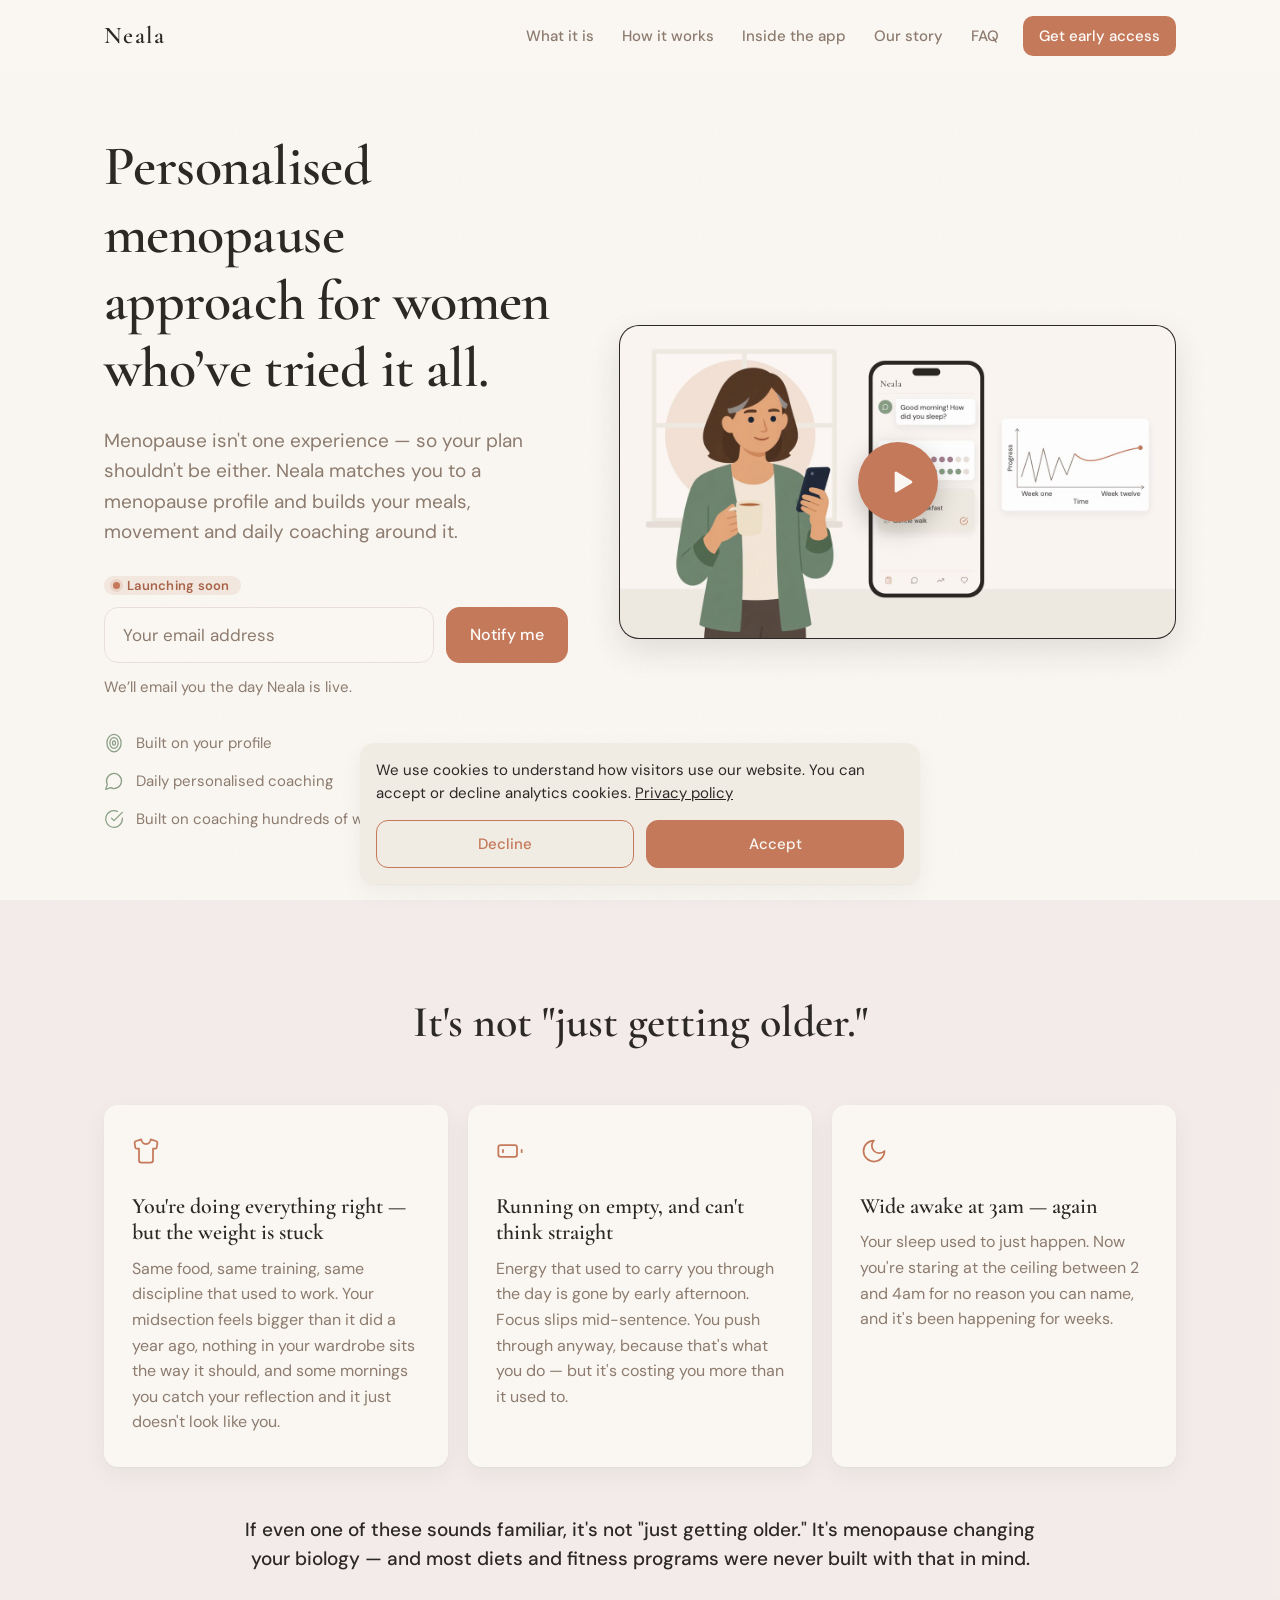
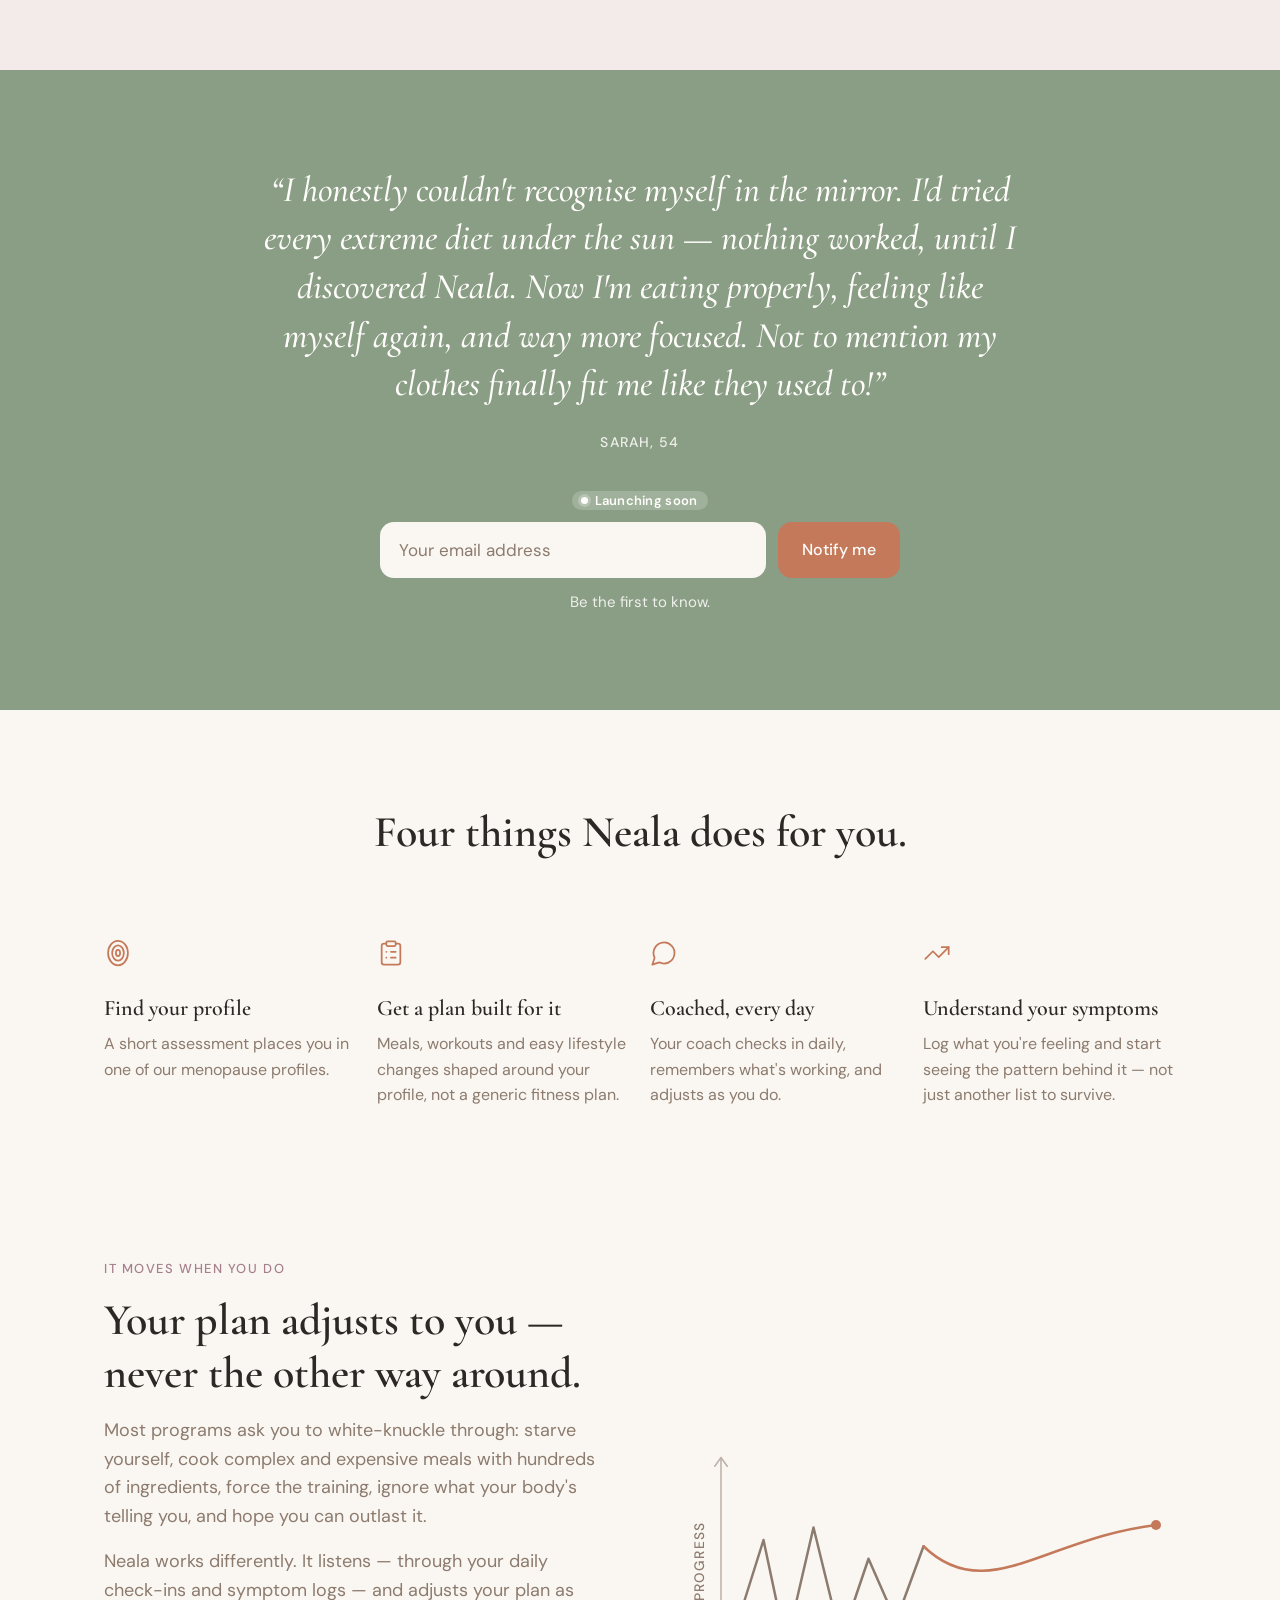
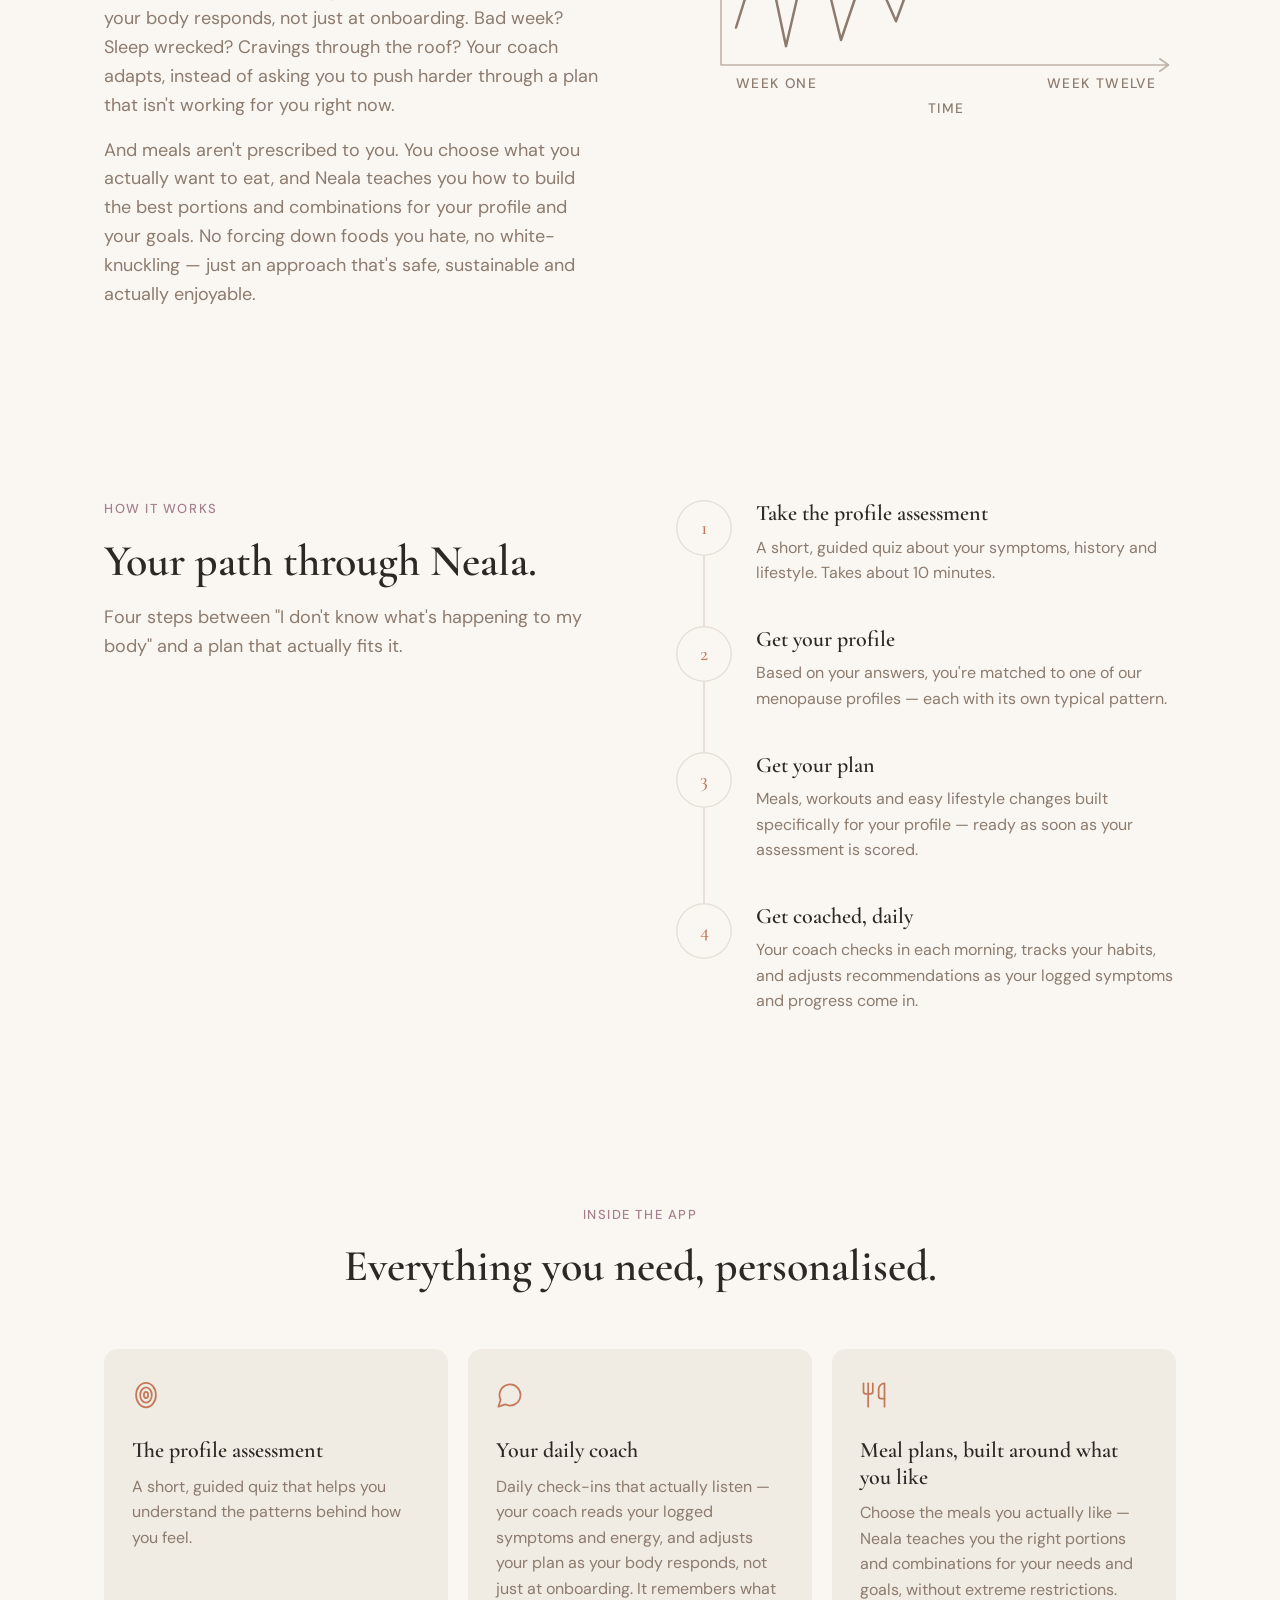
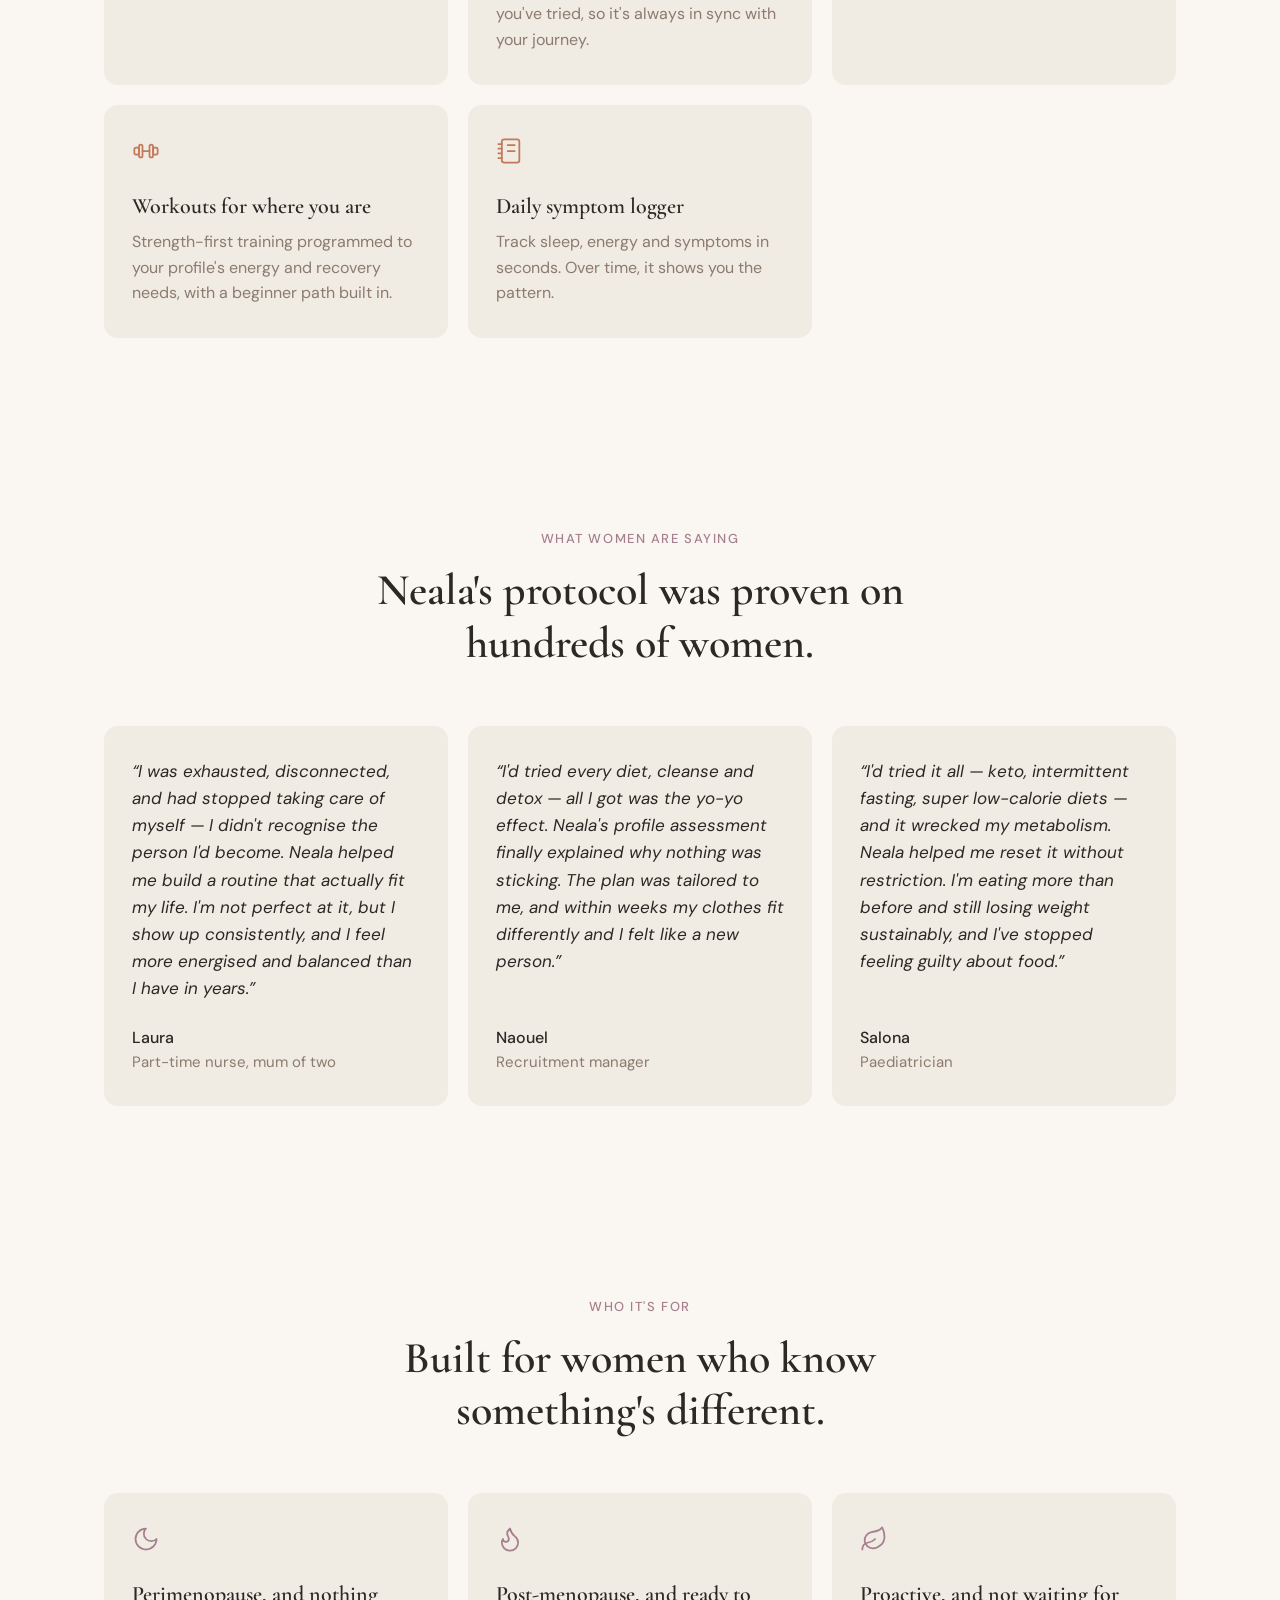
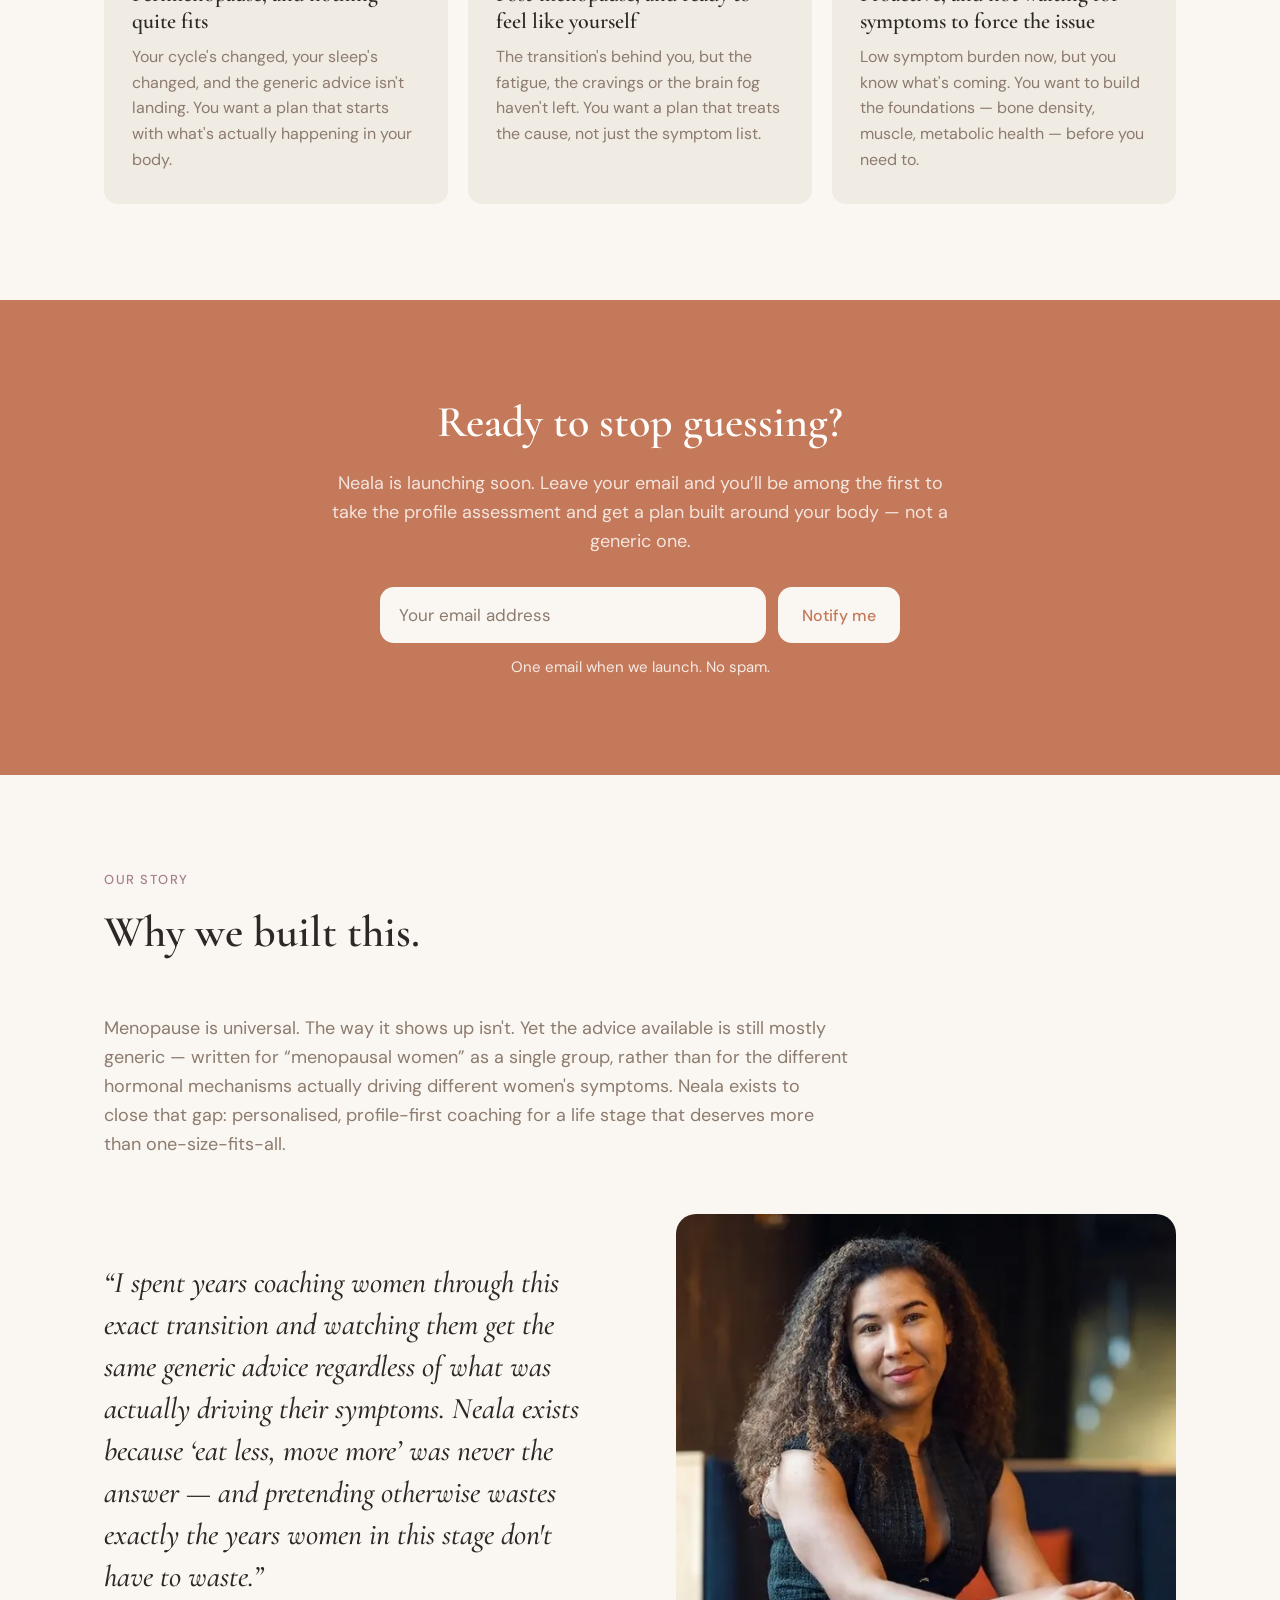
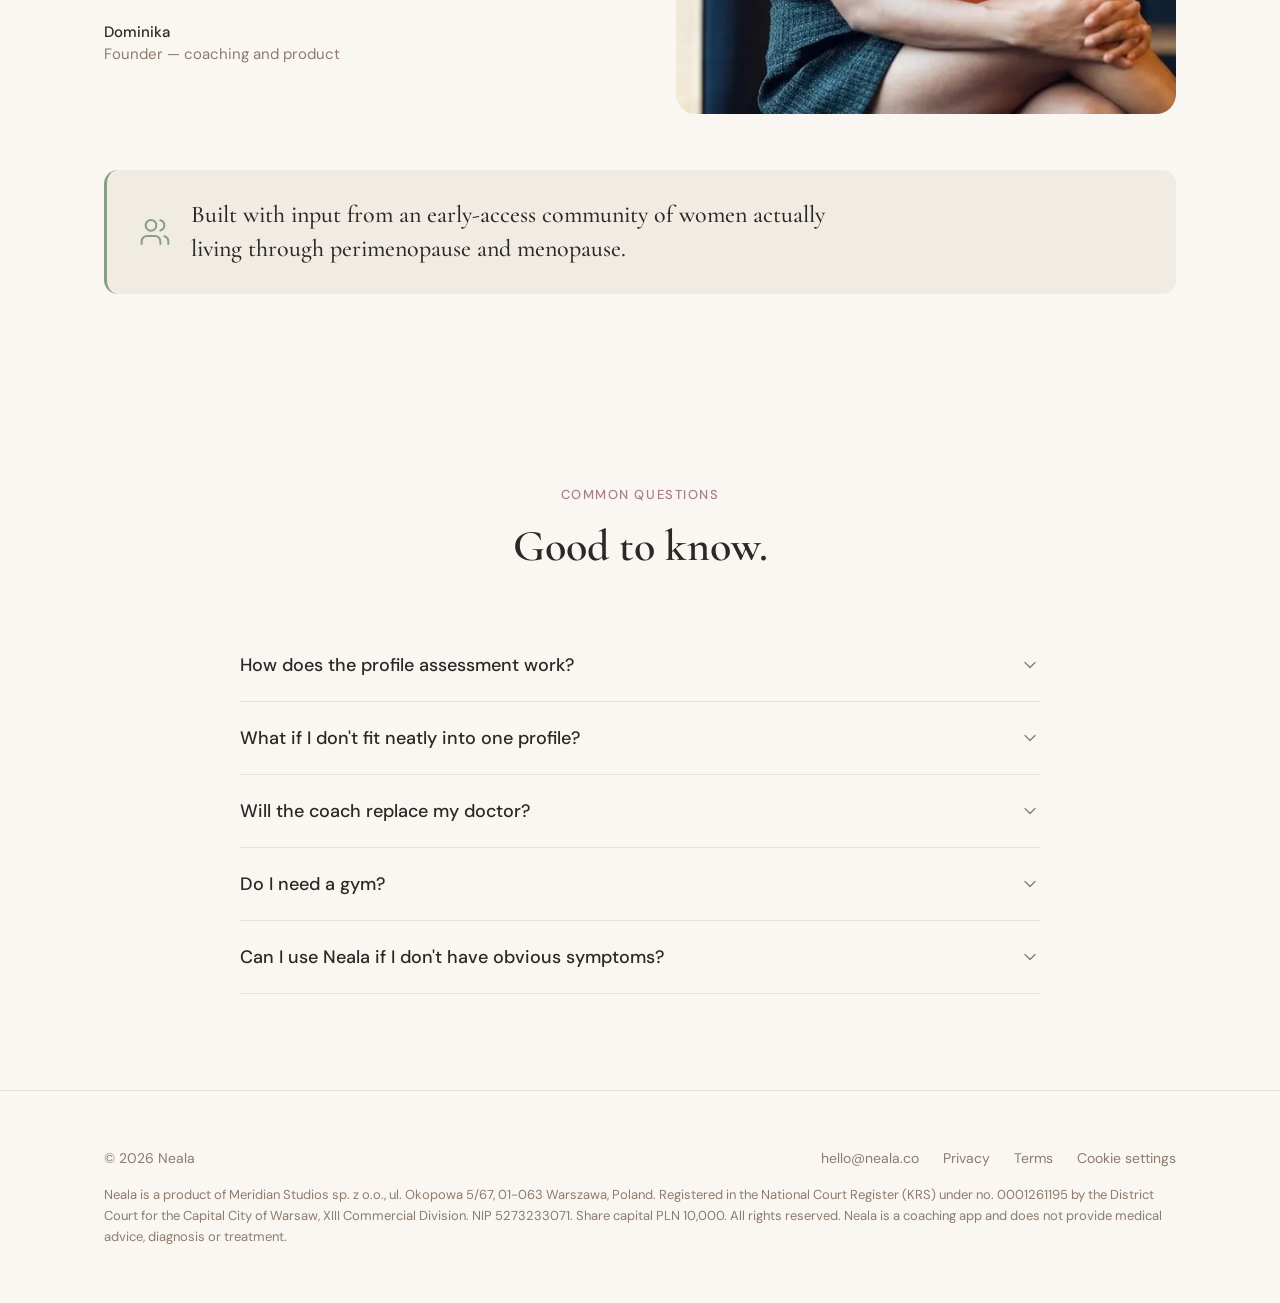
<file: index.html>
<!doctype html>
<html lang="en">
<head>
  <meta charset="utf-8">
  <meta name="viewport" content="width=device-width, initial-scale=1">

  <title>Neala - Personalised menopause coaching</title>
  <meta name="description" content="Menopause isn't one experience. Neala matches you to a menopause profile and builds your meals, movement and daily coaching around it.">
  <link rel="canonical" href="https://neala.co/">

  <link rel="icon" href="assets/favicon.png" type="image/png">
  <link rel="apple-touch-icon" href="assets/apple-touch-icon.png">

  <!-- Link previews (iMessage, WhatsApp, Slack, social). -->
  <meta property="og:type" content="website">
  <meta property="og:site_name" content="Neala">
  <meta property="og:title" content="Neala - Personalised menopause coaching">
  <meta property="og:description" content="Personalised menopause approach for women who've tried it all.">
  <meta property="og:image" content="https://neala.co/assets/og-image.jpg">
  <meta property="og:image:width" content="1200">
  <meta property="og:image:height" content="630">
  <meta name="twitter:card" content="summary_large_image">
  <meta name="theme-color" content="#FAF7F2">

  <link rel="preconnect" href="https://fonts.googleapis.com">
  <link rel="preconnect" href="https://fonts.gstatic.com" crossorigin>
  <link href="https://fonts.googleapis.com/css2?family=Cormorant+Garamond:ital,wght@0,500;0,600;1,500;1,600&family=DM+Sans:wght@400;500&display=swap" rel="stylesheet">

  <link rel="stylesheet" href="assets/styles.css?v=20261124b">

</head>
<body>

<a class="skip-link" href="#main">Skip to content</a>

<!-- One line-icon set for the whole page, referenced with <use>. Lucide geometry,
     1.5px stroke, matching the icon set the app uses. -->
<svg width="0" height="0" style="position:absolute" aria-hidden="true" focusable="false">
  <defs>
    <symbol id="i-shirt" viewBox="0 0 24 24"><path d="M20.38 3.46 16 2a4 4 0 0 1-8 0L3.62 3.46a2 2 0 0 0-1.34 2.23l.58 3.47a1 1 0 0 0 .99.84H6v10c0 1.1.9 2 2 2h8a2 2 0 0 0 2-2V10h2.15a1 1 0 0 0 .99-.84l.58-3.47a2 2 0 0 0-1.34-2.23Z"/></symbol>
    <symbol id="i-battery" viewBox="0 0 24 24"><rect x="2" y="7" width="16" height="10" rx="2"/><path d="M22 11v2M6 11v2"/></symbol>
    <symbol id="i-moon" viewBox="0 0 24 24"><path d="M12 3a6 6 0 0 0 9 9 9 9 0 1 1-9-9Z"/></symbol>
    <symbol id="i-compass" viewBox="0 0 24 24"><circle cx="12" cy="12" r="10"/><path d="m16.24 7.76-2.12 6.36-6.36 2.12 2.12-6.36 6.36-2.12Z"/></symbol>
    <symbol id="i-plan" viewBox="0 0 24 24"><path d="M16 4h2a2 2 0 0 1 2 2v14a2 2 0 0 1-2 2H6a2 2 0 0 1-2-2V6a2 2 0 0 1 2-2h2"/><rect x="8" y="2" width="8" height="4" rx="1"/><path d="M12 11h4M12 16h4M8 11h.01M8 16h.01"/></symbol>
    <symbol id="i-message" viewBox="0 0 24 24"><path d="M7.9 20A9 9 0 1 0 4 16.1L2 22Z"/></symbol>
    <symbol id="i-trending" viewBox="0 0 24 24"><path d="M22 7 13.5 15.5 8.5 10.5 2 17"/><path d="M16 7h6v6"/></symbol>
    <symbol id="i-utensils" viewBox="0 0 24 24"><path d="M3 2v7a2 2 0 0 0 2 2h4a2 2 0 0 0 2-2V2"/><path d="M7 2v20"/><path d="M21 15V2a5 5 0 0 0-5 5v6a2 2 0 0 0 2 2h3"/><path d="M21 15v7"/></symbol>
    <symbol id="i-dumbbell" viewBox="0 0 24 24"><rect x="2" y="9" width="4" height="6" rx="1.5"/><rect x="18" y="9" width="4" height="6" rx="1.5"/><rect x="6" y="6.5" width="3" height="11" rx="1.5"/><rect x="15" y="6.5" width="3" height="11" rx="1.5"/><path d="M9 12h6"/></symbol>
    <symbol id="i-users" viewBox="0 0 24 24"><path d="M16 21v-2a4 4 0 0 0-4-4H6a4 4 0 0 0-4 4v2"/><circle cx="9" cy="7" r="4"/><path d="M22 21v-2a4 4 0 0 0-3-3.87"/><path d="M16 3.13a4 4 0 0 1 0 7.75"/></symbol>
    <symbol id="i-check-circle" viewBox="0 0 24 24"><path d="M22 11.08V12a10 10 0 1 1-5.93-9.14"/><path d="M22 4 12 14.01l-3-3"/></symbol>
    <symbol id="i-pulse" viewBox="0 0 24 24"><path d="M22 12h-4l-3 9L9 3l-3 9H2"/></symbol>
    <symbol id="i-heart" viewBox="0 0 24 24"><path d="M19 14c1.49-1.46 3-3.21 3-5.5A5.5 5.5 0 0 0 16.5 3c-1.76 0-3 .5-4.5 2-1.5-1.5-2.74-2-4.5-2A5.5 5.5 0 0 0 2 8.5c0 2.3 1.5 4.05 3 5.5l7 7Z"/></symbol>
    <symbol id="i-flame" viewBox="0 0 24 24"><path d="M8.5 14.5A2.5 2.5 0 0 0 11 12c0-1.38-.5-2-1-3-1.07-2.14-.22-4.05 2-6 .5 2.5 2 4.9 4 6.5 2 1.6 3 3.5 3 5.5a7 7 0 1 1-14 0c0-1.15.43-2.29 1-3a2.5 2.5 0 0 0 2.5 2.5Z"/></symbol>
    <symbol id="i-leaf" viewBox="0 0 24 24"><path d="M11 20A7 7 0 0 1 9.8 6.1C15.5 5 17 4.48 19 2c1 2 2 4.18 2 8 0 5.5-4.78 10-10 10Z"/><path d="M2 21c0-3 1.85-5.36 5.08-6C9.5 14.52 12 13 13 12"/></symbol>
    <symbol id="i-pen" viewBox="0 0 24 24"><path d="M12 20h9"/><path d="M16.38 3.62a1 1 0 0 1 3 3L7.37 18.64a2 2 0 0 1-.86.5l-2.87.84a.5.5 0 0 1-.62-.62l.84-2.87a2 2 0 0 1 .5-.86Z"/></symbol>
    <symbol id="i-boundary" viewBox="0 0 24 24"><circle cx="12" cy="12" r="9"/><path d="M8 12h8"/></symbol>
    <symbol id="i-pattern" viewBox="0 0 24 24"><ellipse cx="12" cy="12" rx="8.5" ry="10.5"/><ellipse cx="12" cy="12" rx="5" ry="6.5"/><ellipse cx="12" cy="12" rx="1.8" ry="2.6"/></symbol>
    <symbol id="i-notebook" viewBox="0 0 24 24"><rect x="5" y="2" width="15" height="20" rx="2"/><path d="M2 6h3M2 10h3M2 14h3M2 18h3"/><path d="M10 7h6M10 12h6"/></symbol>
    <symbol id="i-play-video" viewBox="0 0 24 24"><path d="M8 5.14v13.72a1 1 0 0 0 1.5.86l11.24-6.86a1 1 0 0 0 0-1.72L9.5 4.28A1 1 0 0 0 8 5.14Z"/></symbol>
    <symbol id="i-chevron" viewBox="0 0 24 24"><path d="m6 9 6 6 6-6"/></symbol>
  </defs>
</svg>

<header class="site-header" id="site-header">
  <div class="container">
    <a class="brand" href="#top">Neala</a>
    <nav class="nav" aria-label="Sections">
      <a href="#what">What it is</a>
      <a href="#how">How it works</a>
      <a href="#inside">Inside the app</a>
      <a href="#story">Our story</a>
      <a href="#faq">FAQ</a>
    </nav>
    <a class="btn btn--sm" href="#top" data-focus-signup>Get early access</a>
  </div>
</header>

<main id="main">

  <!-- ============ HERO ============ -->
  <section class="hero" id="top">
    <div class="container hero-grid">
      <div class="hero-copy">
        <h1 class="reveal" style="--i:1">Personalised menopause approach for women who’ve tried it all.</h1>
        <p class="lead reveal" style="--i:2">Menopause isn't one experience — so your plan shouldn't be either. Neala matches you to a menopause profile and builds your meals, movement and daily coaching around it.</p>
        <div class="signup reveal" style="--i:3">
          <p class="soon-above"><span class="soon"><span class="soon-dot" aria-hidden="true"></span>Launching soon</span></p>
          <form class="signup-form" data-source="landing-hero" novalidate>
            <label class="sr-only" for="email-hero">Email address</label>
            <input id="email-hero" name="email" type="email" inputmode="email" autocomplete="email" placeholder="Your email address" required>
            <button class="btn" type="submit">Notify me</button>
          </form>
          <p class="msg" aria-live="polite">We’ll email you the day Neala is live.</p>
        </div>
        <ul class="badges reveal" style="--i:4">
          <li><svg class="icon" aria-hidden="true"><use href="#i-pattern"/></svg>Built on your profile</li>
          <li><svg class="icon" aria-hidden="true"><use href="#i-message"/></svg>Daily personalised coaching</li>
          <li><svg class="icon" aria-hidden="true"><use href="#i-check-circle"/></svg>Built on coaching hundreds of women through menopause</li>
        </ul>
      </div>
      <!-- Plays only when she presses play. Native controls give pause, seek,
           volume and fullscreen; main.js hides them behind the big play button
           until the first play. Without JS the native controls just work. -->
      <div class="hero-media reveal" style="--i:2">
        <video id="hero-video" src="assets/hero.mp4" poster="assets/hero-poster.jpg" width="1920" height="1080" controls playsinline preload="metadata" aria-label="Neala in one minute: why menopause changes what works, and how the app builds your meals, workouts and daily habits around your profile."></video>
        <button class="video-play" id="hero-play" type="button" aria-label="Play video" hidden>
          <svg aria-hidden="true"><use href="#i-play-video"/></svg>
        </button>
      </div>
    </div>
  </section>

  <!-- ============ SOUND FAMILIAR? ============ -->
  <section class="pains" id="what">
    <div class="container">
      <div class="section-head reveal">
        <h2>It's not "just getting older."</h2>
      </div>
      <div class="grid grid--3">
        <div class="card reveal">
          <svg class="icon" aria-hidden="true"><use href="#i-shirt"/></svg>
          <h3>You're doing everything right — but the weight is stuck</h3>
          <p>Same food, same training, same discipline that used to work. Your midsection feels bigger than it did a year ago, nothing in your wardrobe sits the way it should, and some mornings you catch your reflection and it just doesn't look like you.</p>
        </div>
        <div class="card reveal" style="--i:1">
          <svg class="icon" aria-hidden="true"><use href="#i-battery"/></svg>
          <h3>Running on empty, and can't think straight</h3>
          <p>Energy that used to carry you through the day is gone by early afternoon. Focus slips mid-sentence. You push through anyway, because that's what you do — but it's costing you more than it used to.</p>
        </div>
        <div class="card reveal" style="--i:2">
          <svg class="icon" aria-hidden="true"><use href="#i-moon"/></svg>
          <h3>Wide awake at 3am — again</h3>
          <p>Your sleep used to just happen. Now you're staring at the ceiling between 2 and 4am for no reason you can name, and it's been happening for weeks.</p>
        </div>
      </div>
      <p class="pains-note reveal" style="--i:3">If even one of these sounds familiar, it's not "just getting older." It's menopause changing your biology — and most diets and fitness programs were never built with that in mind.</p>
    </div>
  </section>

  <!-- ============ PULL QUOTE ============ -->
  <section class="band">
    <div class="container">
      <blockquote class="reveal">
        “I honestly couldn't recognise myself in the mirror. I'd tried every extreme diet under the sun — nothing worked, until I discovered Neala. Now I'm eating properly, feeling like myself again, and way more focused. Not to mention my clothes finally fit me like they used to!”
        <cite>Sarah, 54</cite>
      </blockquote>
      <div class="signup band-cta reveal" style="--i:1">
          <p class="soon-above"><span class="soon"><span class="soon-dot" aria-hidden="true"></span>Launching soon</span></p>
          <form class="signup-form" data-source="landing-band" novalidate>
            <label class="sr-only" for="email-band">Email address</label>
            <input id="email-band" name="email" type="email" inputmode="email" autocomplete="email" placeholder="Your email address" required>
            <button class="btn" type="submit">Notify me</button>
          </form>
          <p class="msg" aria-live="polite">Be the first to know.</p>
        </div>
    </div>
  </section>

  <!-- ============ QUICK LOOK ============ -->
  <section id="quick-look">
    <div class="container">
      <div class="section-head reveal">
        <h2>Four things Neala does for you.</h2>
      </div>
      <div class="grid grid--4">
        <div class="card card--plain reveal">
          <svg class="icon" aria-hidden="true"><use href="#i-pattern"/></svg>
          <h3>Find your profile</h3>
          <p>A short assessment places you in one of our menopause profiles.</p>
        </div>
        <div class="card card--plain reveal" style="--i:1">
          <svg class="icon" aria-hidden="true"><use href="#i-plan"/></svg>
          <h3>Get a plan built for it</h3>
          <p>Meals, workouts and easy lifestyle changes shaped around your profile, not a generic fitness plan.</p>
        </div>
        <div class="card card--plain reveal" style="--i:2">
          <svg class="icon" aria-hidden="true"><use href="#i-message"/></svg>
          <h3>Coached, every day</h3>
          <p>Your coach checks in daily, remembers what's working, and adjusts as you do.</p>
        </div>
        <div class="card card--plain reveal" style="--i:3">
          <svg class="icon" aria-hidden="true"><use href="#i-trending"/></svg>
          <h3>Understand your symptoms</h3>
          <p>Log what you're feeling and start seeing the pattern behind it — not just another list to survive.</p>
        </div>
      </div>
    </div>
  </section>

  <!-- ============ PLAN ADJUSTS ============ -->
  <section>
    <div class="container split">
      <div class="reveal">
        <p class="eyebrow">It moves when you do</p>
        <h2>Your plan adjusts to you — never the other way around.</h2>
        <p class="lead">Most programs ask you to white-knuckle through: starve yourself, cook complex and expensive meals with hundreds of ingredients, force the training, ignore what your body's telling you, and hope you can outlast it.</p>
        <p class="lead">Neala works differently. It listens — through your daily check-ins and symptom logs — and adjusts your plan as your body responds, not just at onboarding. Bad week? Sleep wrecked? Cravings through the roof? Your coach adapts, instead of asking you to push harder through a plan that isn't working for you right now.</p>
        <p class="lead">And meals aren't prescribed to you. You choose what you actually want to eat, and Neala teaches you how to build the best portions and combinations for your profile and your goals. No forcing down foods you hate, no white-knuckling — just an approach that's safe, sustainable and actually enjoyable.</p>
      </div>
      <div class="reveal" style="--i:1">
        <!-- A jagged line settling into a steady one: the "adjusts" idea, per the design notes. -->
        <svg class="adjust-graphic" viewBox="0 0 400 224" role="img" aria-label="Progress over time: a jagged line gradually smoothing into a steady, rising line.">
          <path class="axis" d="M36 180 V14 M31 21 L36 14 L41 21 M36 180 H394 M387 175 L394 180 L387 185"/>
          <text class="axis-label" transform="translate(22 97) rotate(-90)" text-anchor="middle">Progress</text>
          <text class="axis-label" x="216" y="218" text-anchor="middle">Time</text>
          <path class="jagged" d="M48 150 L70 80 L88 165 L110 70 L132 160 L154 95 L176 145 L198 85"/>
          <path class="smooth" d="M198 85 C 229 115, 260 105, 296 92 S 353 72, 384 68"/>
          <circle cx="384" cy="68" r="4" fill="var(--primary)" stroke="none"/>
          <text x="48" y="198">Week one</text>
          <text x="384" y="198" text-anchor="end">Week twelve</text>
        </svg>
      </div>
    </div>
  </section>

  <!-- ============ HOW IT WORKS ============ -->
  <section id="how">
    <div class="container split split--top">
      <div class="reveal">
        <p class="eyebrow">How it works</p>
        <h2>Your path through Neala.</h2>
        <p class="lead">Four steps between "I don't know what's happening to my body" and a plan that actually fits it.</p>
      </div>
      <ol class="steps">
        <li class="step reveal">
          <span class="step-num" aria-hidden="true">1</span>
          <div>
            <h3>Take the profile assessment</h3>
            <p>A short, guided quiz about your symptoms, history and lifestyle. Takes about 10 minutes.</p>
          </div>
        </li>
        <li class="step reveal" style="--i:1">
          <span class="step-num" aria-hidden="true">2</span>
          <div>
            <h3>Get your profile</h3>
            <p>Based on your answers, you're matched to one of our menopause profiles — each with its own typical pattern.</p>
          </div>
        </li>
        <li class="step reveal" style="--i:2">
          <span class="step-num" aria-hidden="true">3</span>
          <div>
            <h3>Get your plan</h3>
            <p>Meals, workouts and easy lifestyle changes built specifically for your profile — ready as soon as your assessment is scored.</p>
          </div>
        </li>
        <li class="step reveal" style="--i:3">
          <span class="step-num" aria-hidden="true">4</span>
          <div>
            <h3>Get coached, daily</h3>
            <p>Your coach checks in each morning, tracks your habits, and adjusts recommendations as your logged symptoms and progress come in.</p>
          </div>
        </li>
      </ol>
    </div>
  </section>

  <!-- ============ FEATURE GRID ============ -->
  <section id="inside">
    <div class="container">
      <div class="section-head reveal">
        <p class="eyebrow">Inside the app</p>
        <h2>Everything you need, personalised.</h2>
      </div>
      <div class="grid grid--3">
        <div class="card reveal">
          <svg class="icon" aria-hidden="true"><use href="#i-pattern"/></svg>
          <h3>The profile assessment</h3>
          <p>A short, guided quiz that helps you understand the patterns behind how you feel.</p>
        </div>
        <div class="card reveal" style="--i:1">
          <svg class="icon" aria-hidden="true"><use href="#i-message"/></svg>
          <h3>Your daily coach</h3>
          <p>Daily check-ins that actually listen — your coach reads your logged symptoms and energy, and adjusts your plan as your body responds, not just at onboarding. It remembers what you've tried, so it's always in sync with your journey.</p>
        </div>
        <div class="card reveal" style="--i:2">
          <svg class="icon" aria-hidden="true"><use href="#i-utensils"/></svg>
          <h3>Meal plans, built around what you like</h3>
          <p>Choose the meals you actually like — Neala teaches you the right portions and combinations for your needs and goals, without extreme restrictions.</p>
        </div>
        <div class="card reveal" style="--i:3">
          <svg class="icon" aria-hidden="true"><use href="#i-dumbbell"/></svg>
          <h3>Workouts for where you are</h3>
          <p>Strength-first training programmed to your profile's energy and recovery needs, with a beginner path built in.</p>
        </div>
        <div class="card reveal" style="--i:4">
          <svg class="icon" aria-hidden="true"><use href="#i-notebook"/></svg>
          <h3>Daily symptom logger</h3>
          <p>Track sleep, energy and symptoms in seconds. Over time, it shows you the pattern.</p>
        </div>
      </div>
    </div>
  </section>

  <!-- ============ TESTIMONIALS ============ -->
  <section>
    <div class="container">
      <div class="section-head reveal">
        <p class="eyebrow">What women are saying</p>
        <h2>Neala's protocol was proven on hundreds of women.</h2>
      </div>
      <div class="grid grid--3">
        <figure class="card quote-card reveal">
          <blockquote>“I was exhausted, disconnected, and had stopped taking care of myself — I didn't recognise the person I'd become. Neala helped me build a routine that actually fit my life. I'm not perfect at it, but I show up consistently, and I feel more energised and balanced than I have in years.”</blockquote>
          <figcaption><span class="q-name">Laura</span><span class="q-role">Part-time nurse, mum of two</span></figcaption>
        </figure>
        <figure class="card quote-card reveal" style="--i:1">
          <blockquote>“I'd tried every diet, cleanse and detox — all I got was the yo-yo effect. Neala's profile assessment finally explained why nothing was sticking. The plan was tailored to me, and within weeks my clothes fit differently and I felt like a new person.”</blockquote>
          <figcaption><span class="q-name">Naouel</span><span class="q-role">Recruitment manager</span></figcaption>
        </figure>
        <figure class="card quote-card reveal" style="--i:2">
          <blockquote>“I'd tried it all — keto, intermittent fasting, super low-calorie diets — and it wrecked my metabolism. Neala helped me reset it without restriction. I'm eating more than before and still losing weight sustainably, and I've stopped feeling guilty about food.”</blockquote>
          <figcaption><span class="q-name">Salona</span><span class="q-role">Paediatrician</span></figcaption>
        </figure>
      </div>
    </div>
  </section>

  <!-- ============ BUILT FOR WOMEN WHO ============ -->
  <section>
    <div class="container">
      <div class="section-head reveal">
        <p class="eyebrow">Who it's for</p>
        <h2>Built for women who know something's different.</h2>
      </div>
      <div class="grid grid--3">
        <div class="card reveal">
          <svg class="icon icon--mauve" aria-hidden="true"><use href="#i-moon"/></svg>
          <h3>Perimenopause, and nothing quite fits</h3>
          <p>Your cycle's changed, your sleep's changed, and the generic advice isn't landing. You want a plan that starts with what's actually happening in your body.</p>
        </div>
        <div class="card reveal" style="--i:1">
          <svg class="icon icon--mauve" aria-hidden="true"><use href="#i-flame"/></svg>
          <h3>Post-menopause, and ready to feel like yourself</h3>
          <p>The transition's behind you, but the fatigue, the cravings or the brain fog haven't left. You want a plan that treats the cause, not just the symptom list.</p>
        </div>
        <div class="card reveal" style="--i:2">
          <svg class="icon icon--mauve" aria-hidden="true"><use href="#i-leaf"/></svg>
          <h3>Proactive, and not waiting for symptoms to force the issue</h3>
          <p>Low symptom burden now, but you know what's coming. You want to build the foundations — bone density, muscle, metabolic health — before you need to.</p>
        </div>
      </div>
    </div>
  </section>

  <!-- ============ CLOSING CTA ============ -->
  <section class="closing">
    <div class="container">
      <div class="reveal">
        <h2>Ready to stop guessing?</h2>
        <p>Neala is launching soon. Leave your email and you’ll be among the first to take the profile assessment and get a plan built around your body — not a generic one.</p>
        <div class="signup">
          <form class="signup-form" data-source="landing-closing" novalidate>
            <label class="sr-only" for="email-closing">Email address</label>
            <input id="email-closing" name="email" type="email" inputmode="email" autocomplete="email" placeholder="Your email address" required>
            <button class="btn" type="submit">Notify me</button>
          </form>
          <p class="msg" aria-live="polite">One email when we launch. No spam.</p>
        </div>
      </div>
    </div>
  </section>

  <!-- ============ FOUNDER ============ -->
  <section id="story">
    <div class="container">
      <div class="section-head left reveal">
        <p class="eyebrow">Our story</p>
        <h2>Why we built this.</h2>
      </div>

      <p class="lead story-intro reveal">Menopause is universal. The way it shows up isn't. Yet the advice available is still mostly generic — written for “menopausal women” as a single group, rather than for the different hormonal mechanisms actually driving different women's symptoms. Neala exists to close that gap: personalised, profile-first coaching for a life stage that deserves more than one-size-fits-all.</p>

      <div class="split">
        <div class="reveal">
          <p class="founder-quote">“I spent years coaching women through this exact transition and watching them get the same generic advice regardless of what was actually driving their symptoms. Neala exists because ‘eat less, move more’ was never the answer — and pretending otherwise wastes exactly the years women in this stage don't have to waste.”</p>
          <p class="founder-name">Dominika</p>
          <p class="founder-role">Founder — coaching and product</p>
        </div>
        <img class="founder-photo reveal" style="--i:1" src="assets/dominika.webp" srcset="assets/dominika.webp 1x, assets/dominika@2x.webp 2x" width="560" height="560" loading="lazy" decoding="async" alt="Dominika, Neala's founder, smiling and sitting with her hands clasped over her knee.">
      </div>

      <div class="community-note reveal">
        <svg class="icon icon--sage" aria-hidden="true"><use href="#i-users"/></svg>
        <p>Built with input from an early-access community of women actually living through perimenopause and menopause.</p>
      </div>
    </div>
  </section>

  <!-- ============ FAQ ============ -->
  <section id="faq">
    <div class="container">
      <div class="section-head reveal">
        <p class="eyebrow">Common questions</p>
        <h2>Good to know.</h2>
      </div>
      <div class="faq reveal">
        <details>
          <summary>How does the profile assessment work?<svg class="chev" aria-hidden="true"><use href="#i-chevron"/></svg></summary>
          <div class="answer"><p>A short onboarding quiz asks about your symptoms, history and lifestyle. Your answers are scored against multiple menopause profiles, and you're matched to the one that fits best.</p></div>
        </details>
        <details>
          <summary>What if I don't fit neatly into one profile?<svg class="chev" aria-hidden="true"><use href="#i-chevron"/></svg></summary>
          <div class="answer"><p>Most women lean toward one dominant profile even when a few symptoms overlap. Your plan is built around your dominant profile, with room to adjust as you log more data.</p></div>
        </details>
        <details>
          <summary>Will the coach replace my doctor?<svg class="chev" aria-hidden="true"><use href="#i-chevron"/></svg></summary>
          <div class="answer"><p>No. It's a daily companion for lifestyle coaching — nutrition, movement and symptoms — not a substitute for clinical care.</p></div>
        </details>
        <details>
          <summary>Do I need a gym?<svg class="chev" aria-hidden="true"><use href="#i-chevron"/></svg></summary>
          <div class="answer"><p>No. Strength-first training, three full-body sessions a week for most profiles — fewer at the start if your energy is low, building up as it stabilises. Dumbbells, bands and bodyweight are all you need.</p></div>
        </details>
        <details>
          <summary>Can I use Neala if I don't have obvious symptoms?<svg class="chev" aria-hidden="true"><use href="#i-chevron"/></svg></summary>
          <div class="answer"><p>Yes — one of our profiles is built for exactly this: low symptom burden now, with a plan focused on prevention.</p></div>
        </details>
      </div>
    </div>
  </section>

</main>

<footer class="site-footer">
  <div class="container">
    <span>© <span id="year"></span> Neala</span>
    <nav aria-label="Legal">
      <a href="mailto:hello@neala.co">hello@neala.co</a>
      <a href="/privacy/">Privacy</a>
      <a href="/terms/">Terms</a>
      <a href="#" data-cookie-settings hidden>Cookie settings</a>
    </nav>
    <p class="legal">Neala is a product of Meridian Studios sp. z o.o., ul. Okopowa 5/67, 01-063 Warszawa, Poland. Registered in the National Court Register (KRS) under no. 0001261195 by the District Court for the Capital City of Warsaw, XIII Commercial Division. NIP 5273233071. Share capital PLN 10,000. All rights reserved. Neala is a coaching app and does not provide medical advice, diagnosis or treatment.</p>
  </div>
</footer>

<script src="assets/main.js?v=20261124"></script>
<script src="/assets/consent.js"></script>
</body>
</html>
</file>
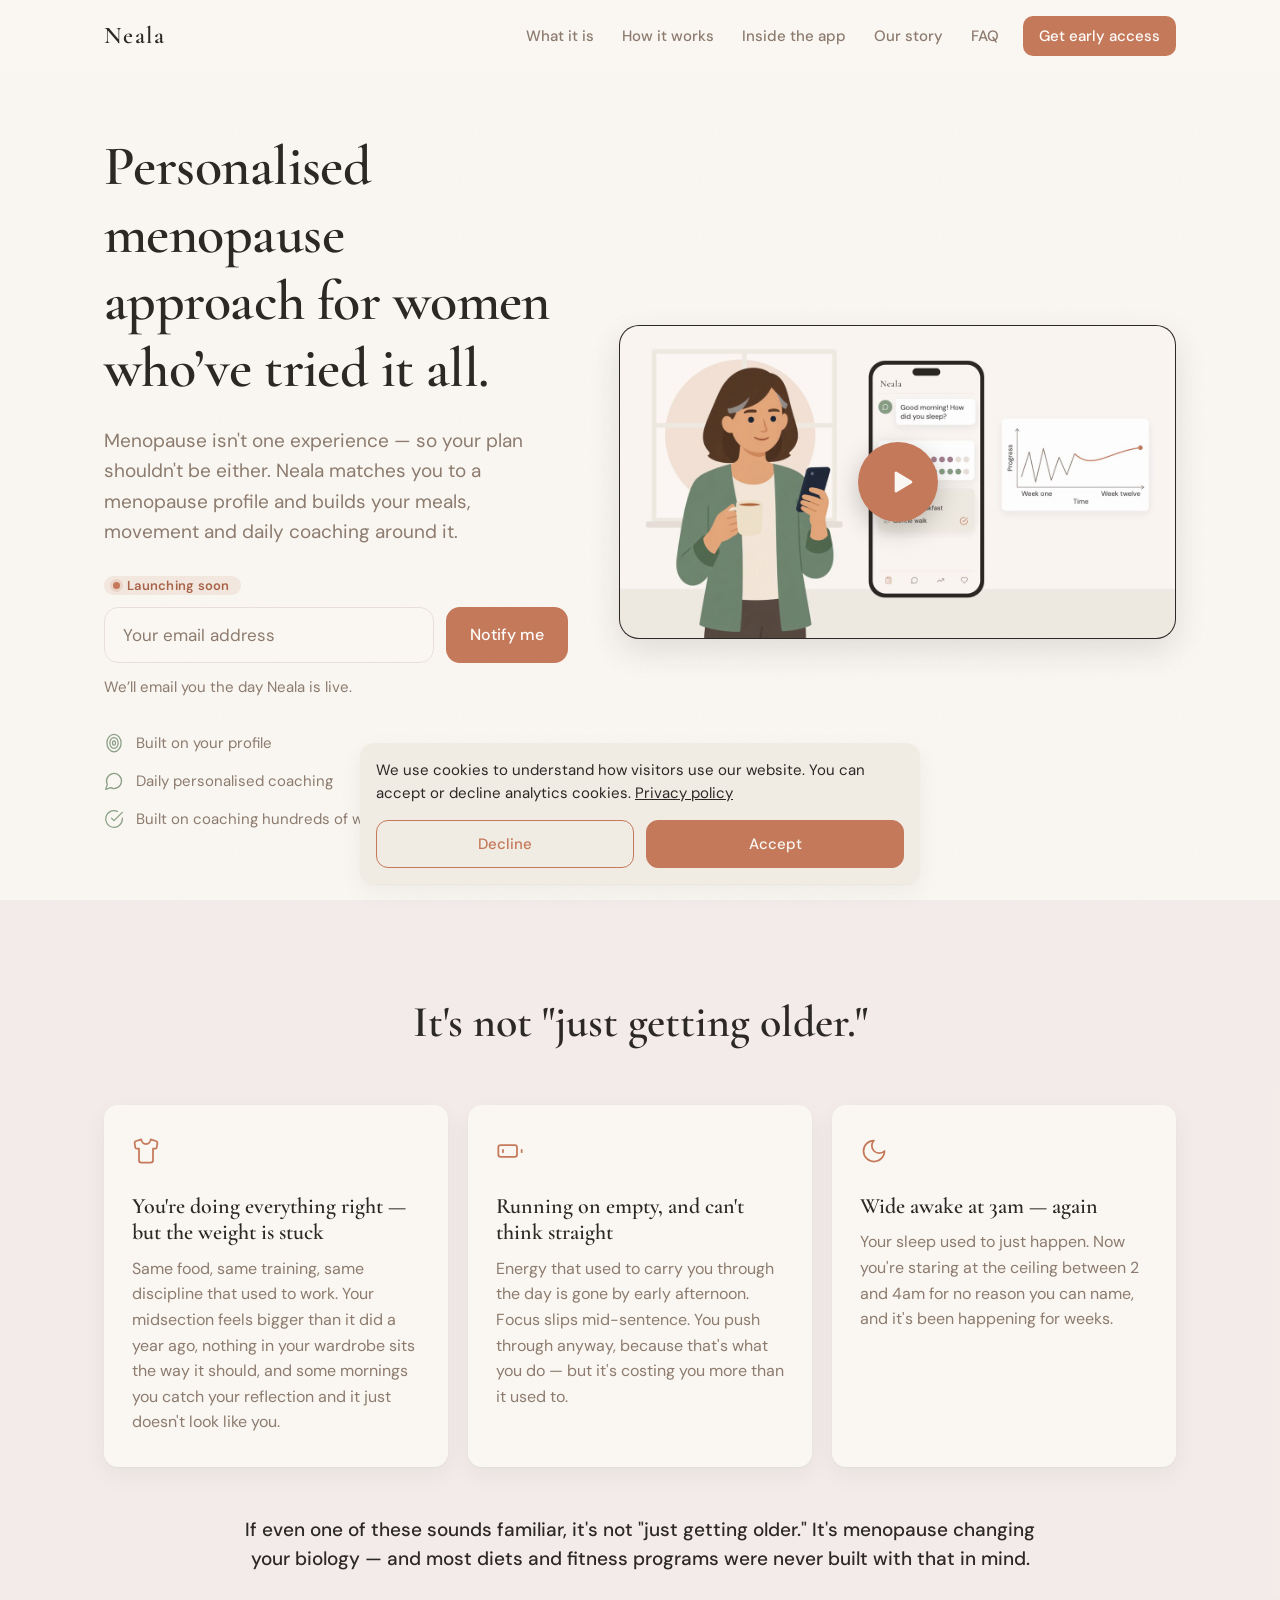
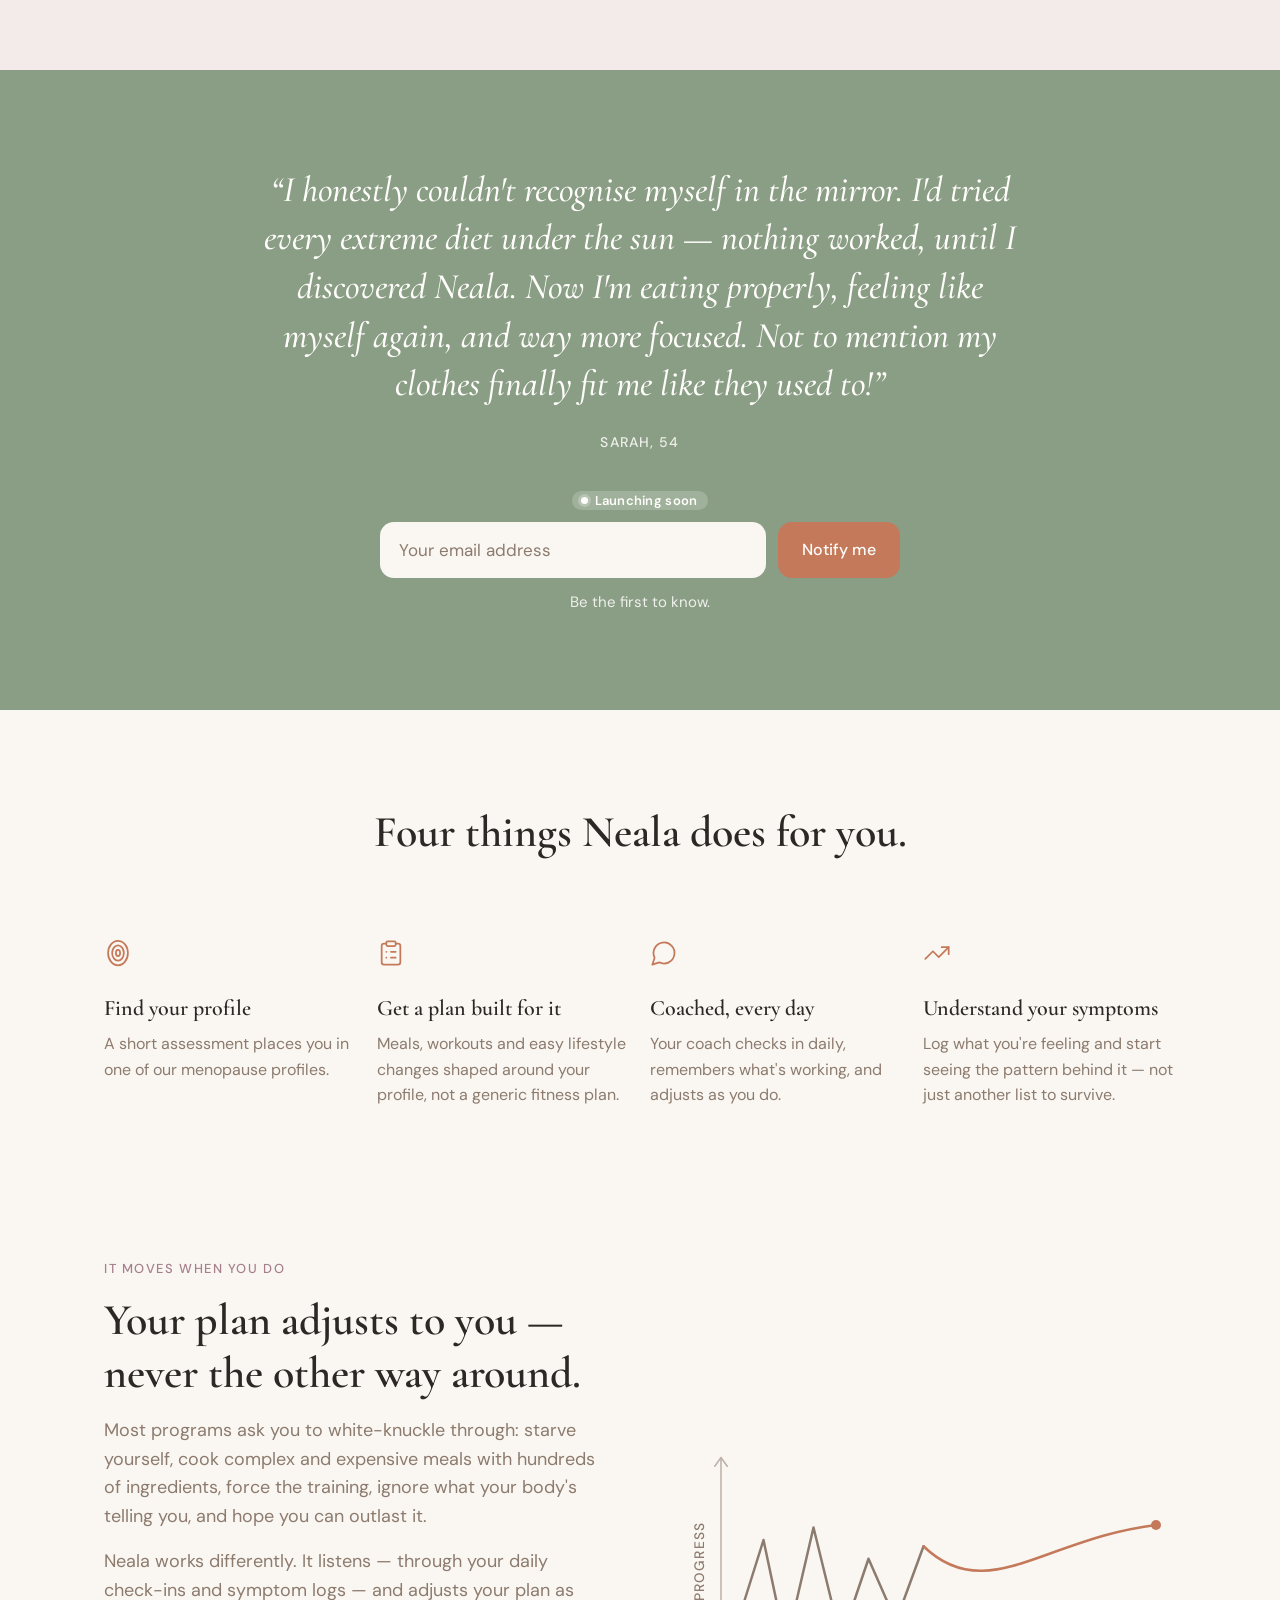
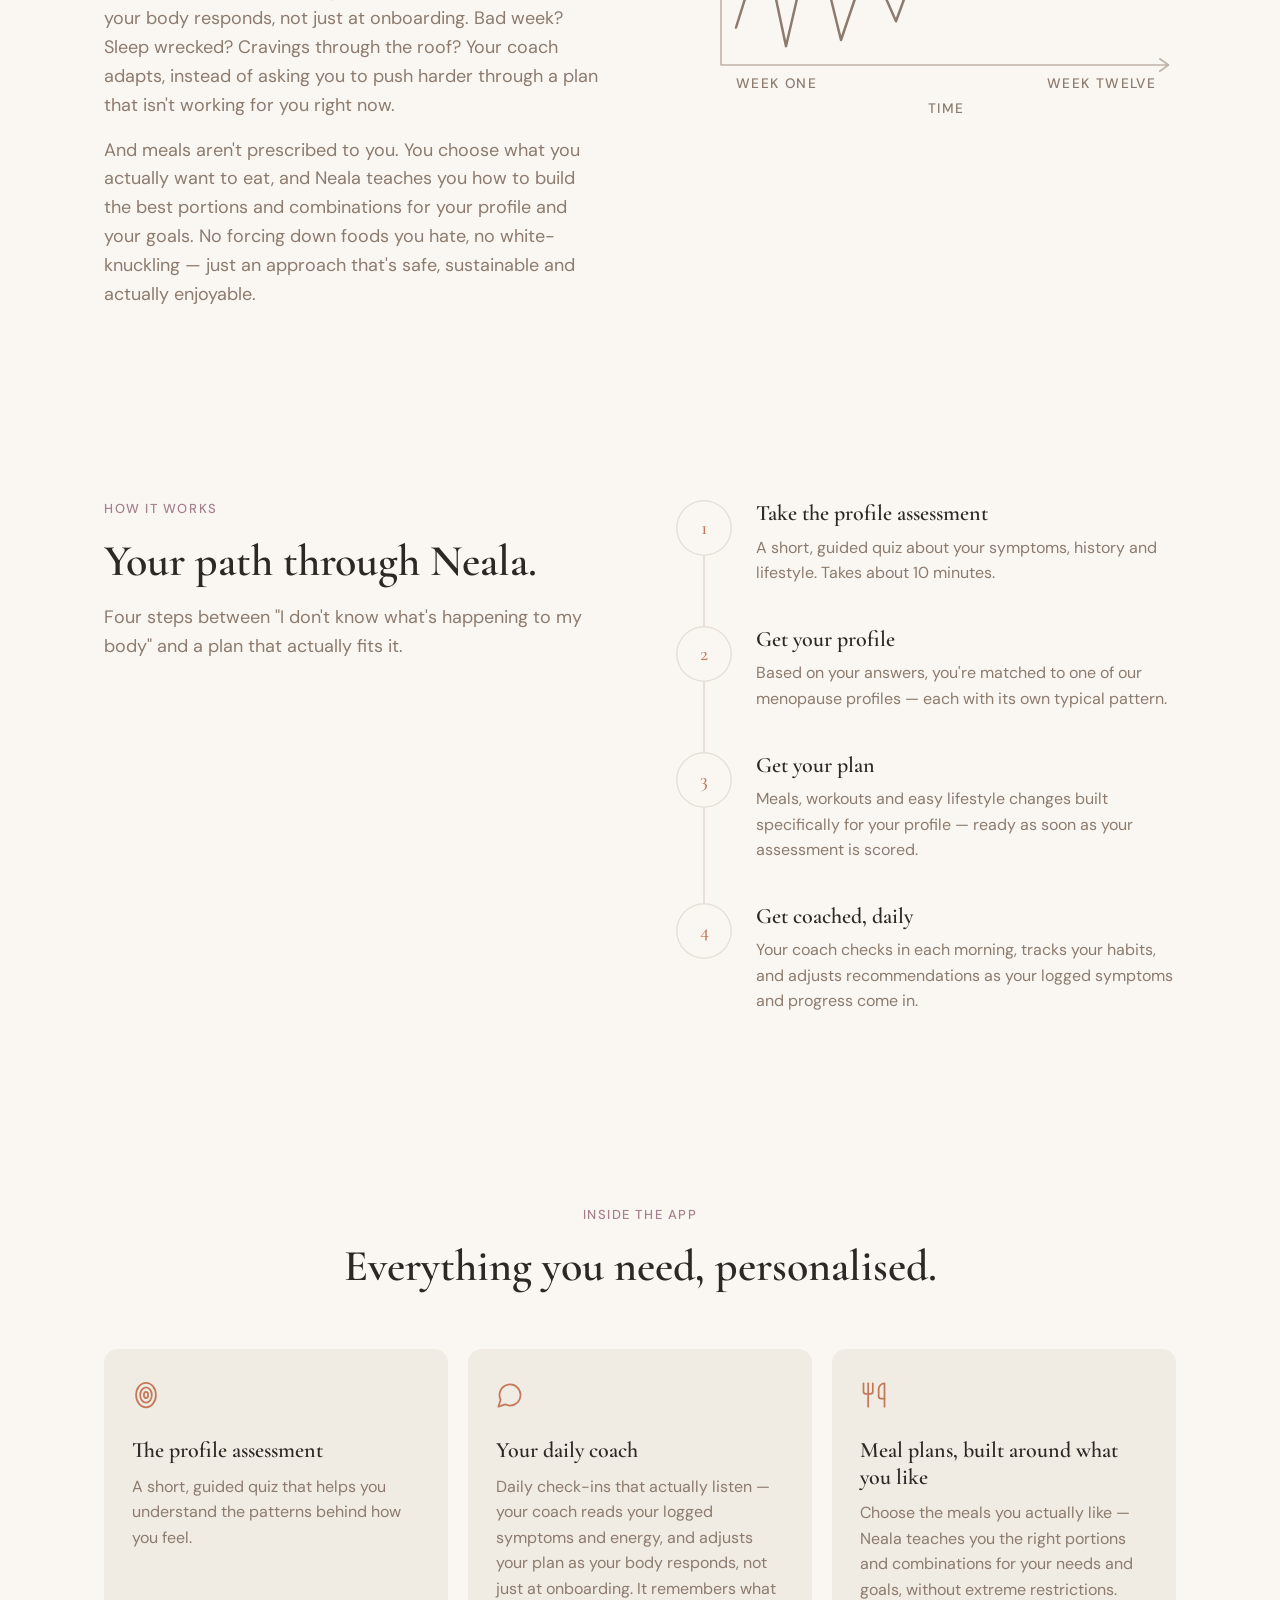
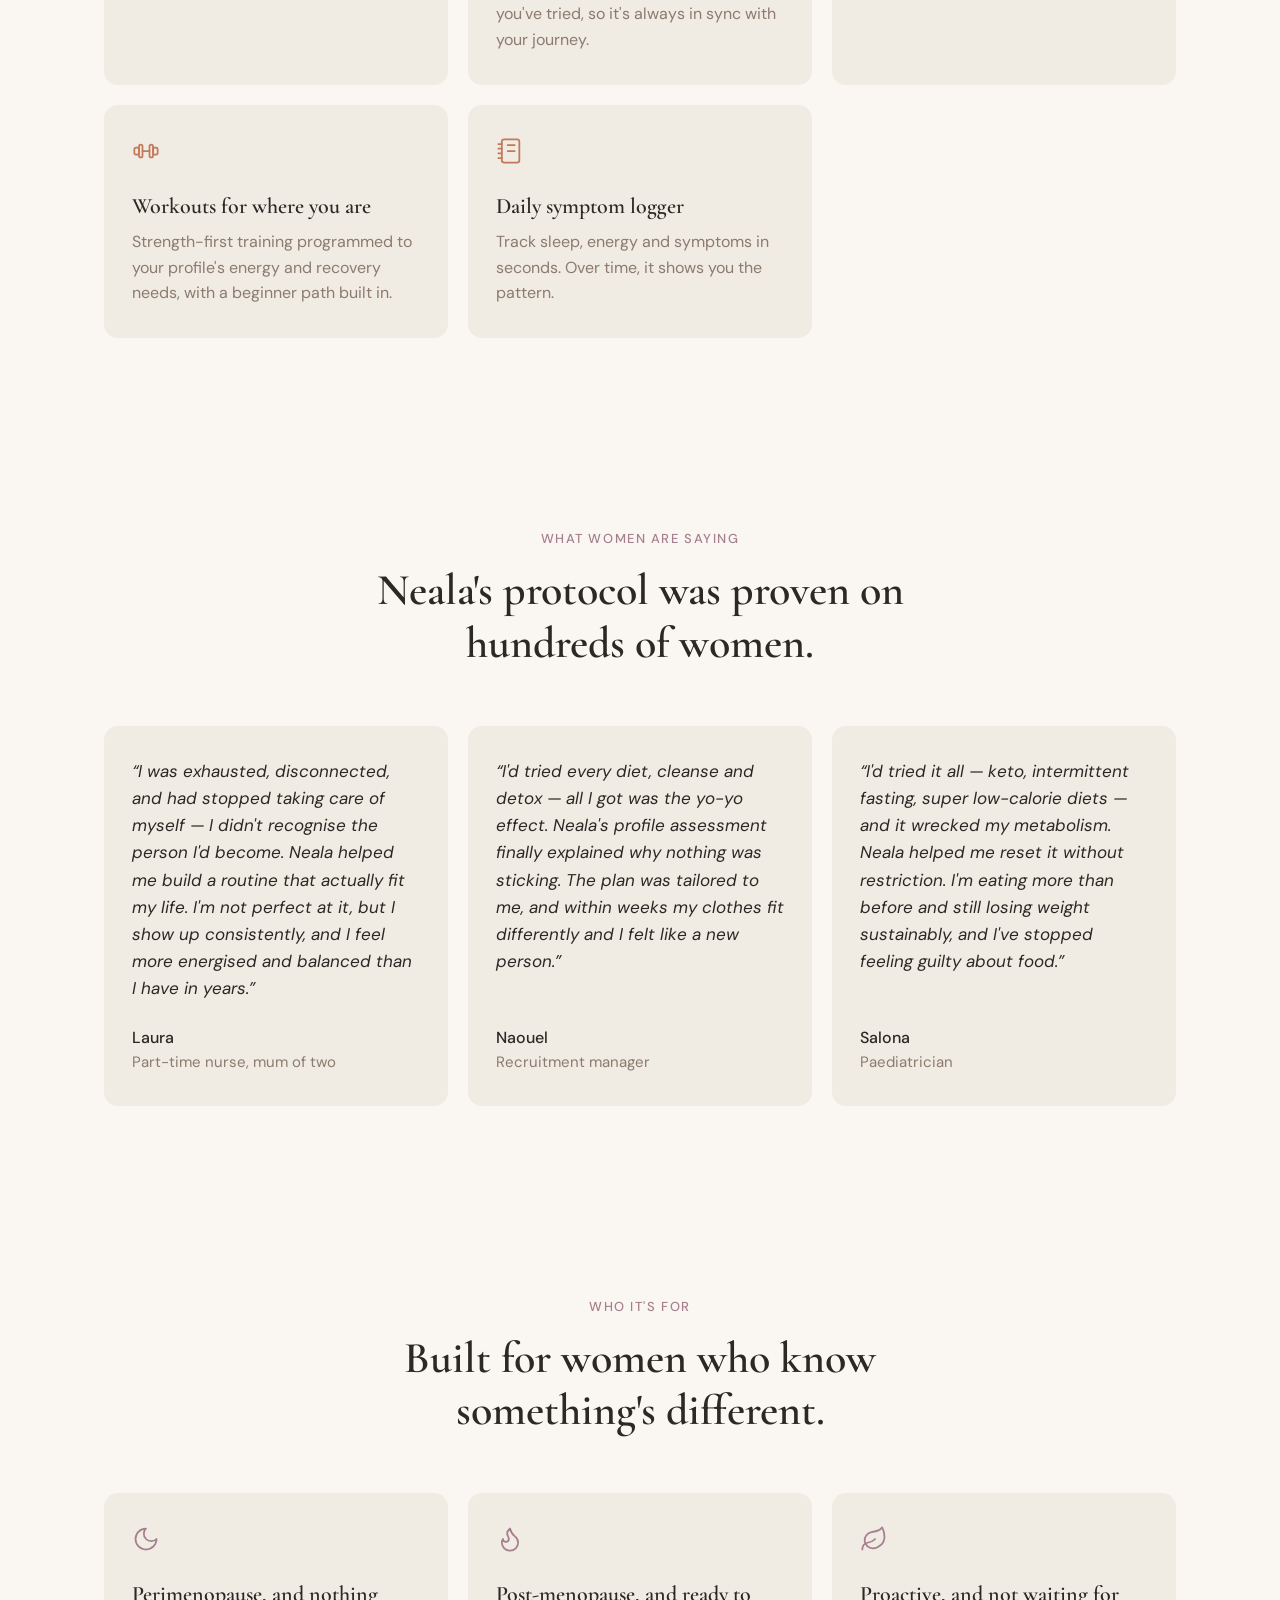
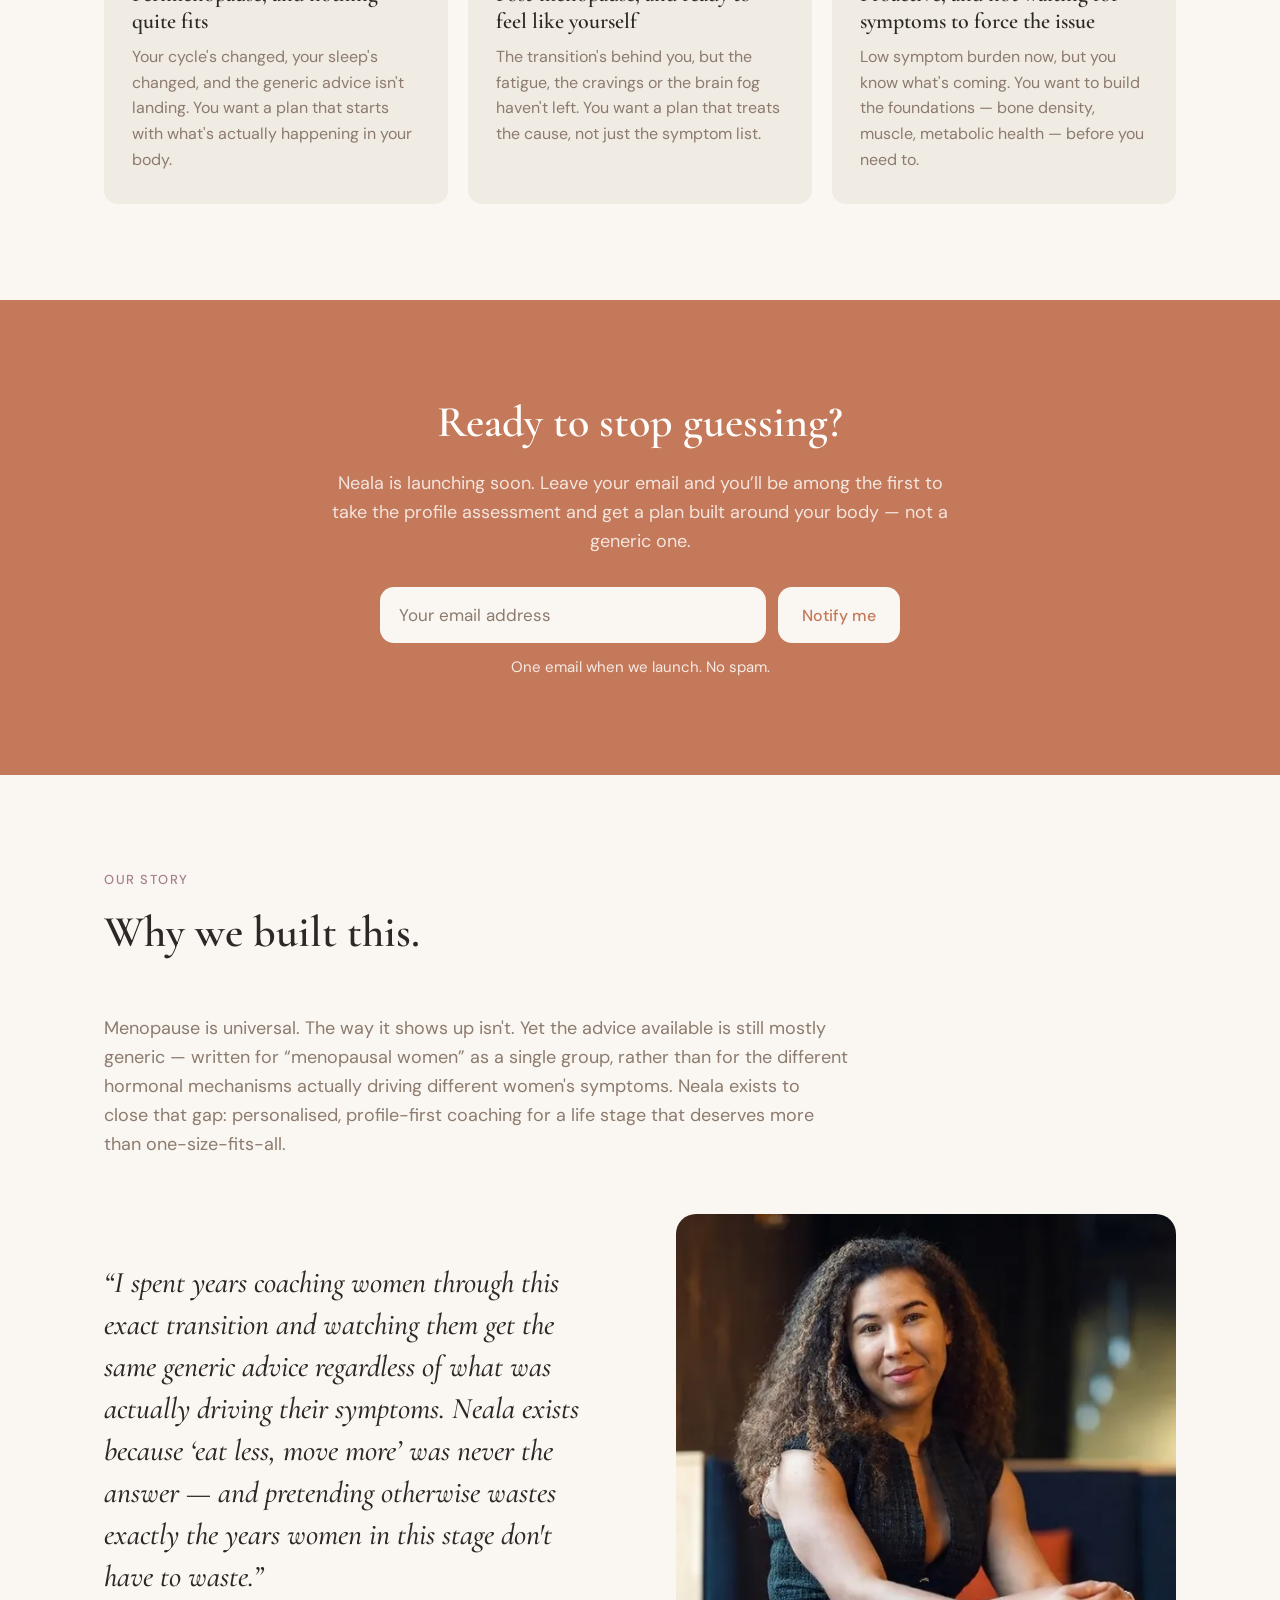
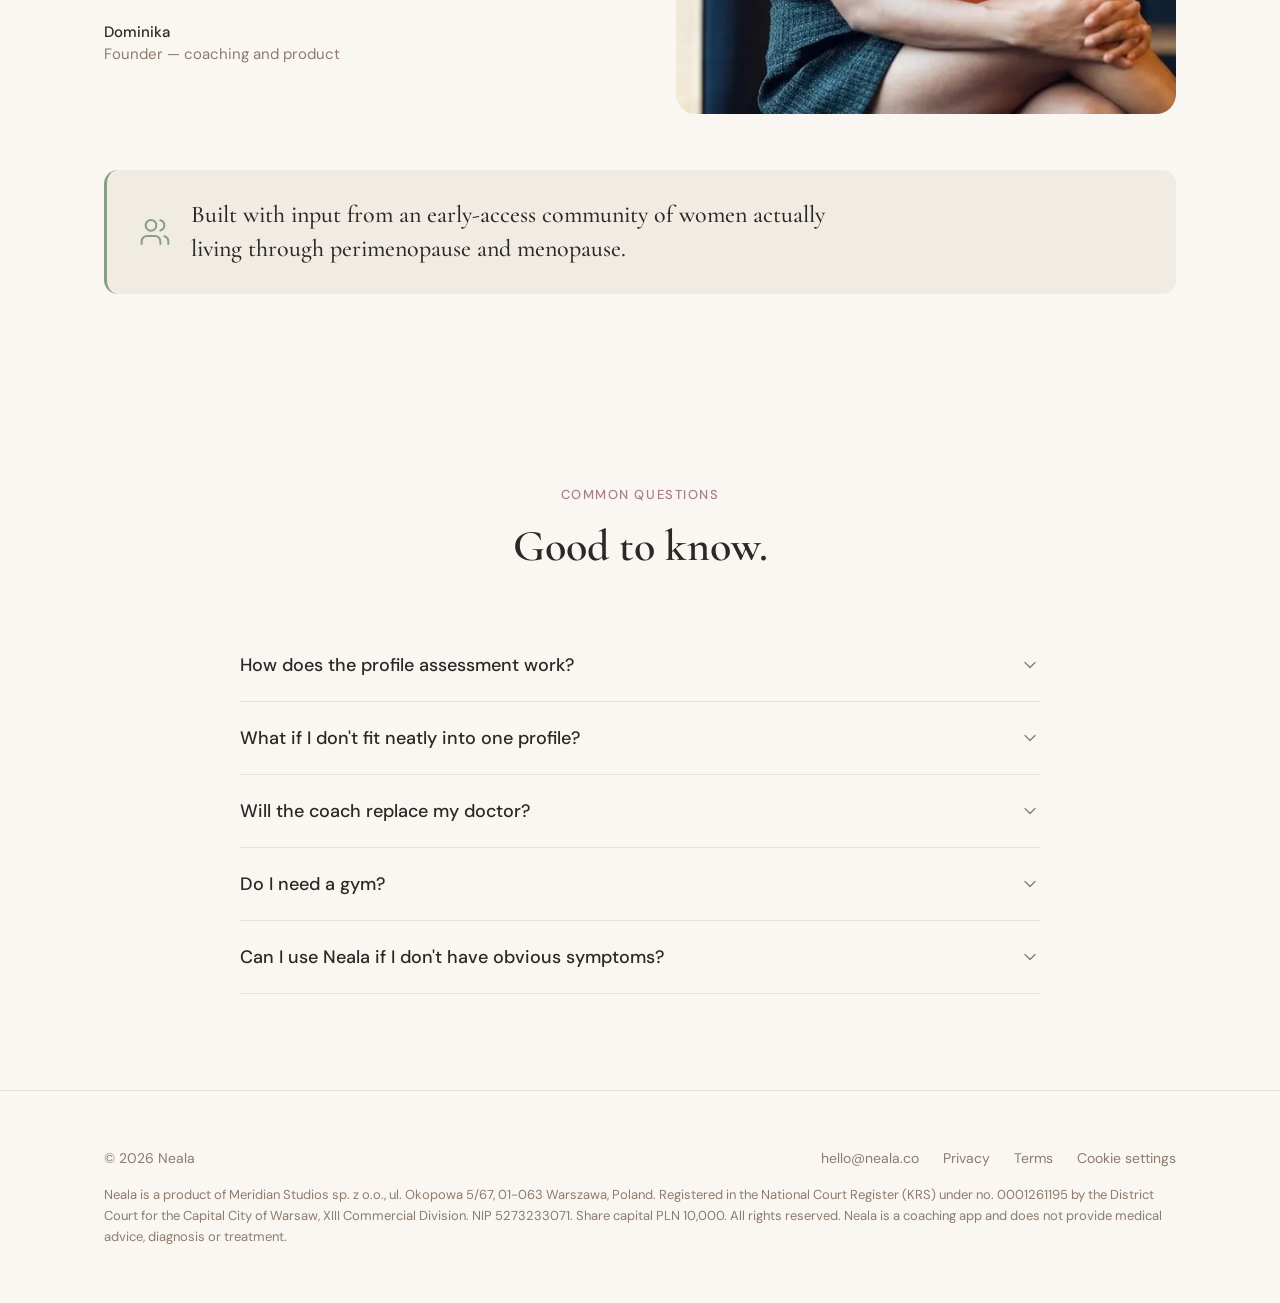
<file: get/index.html>
<!doctype html>
<html lang="en">
<head>
  <meta charset="utf-8">
  <meta name="viewport" content="width=device-width, initial-scale=1">
  <title>Get Neala</title>
  <meta name="robots" content="noindex">
  <meta name="theme-color" content="#FAF7F2">
  <link rel="icon" href="../assets/favicon.png" type="image/png">
  <script>
    // Smart download link (LUN-255). The ManyChat quiz's Download button opens
    // neala.co/get?c=<campaign>; iPhone goes to the App Store, Android to Play,
    // anything else to the homepage. Runs before the stylesheet so the redirect
    // isn't held up by it. The page below is only the fallback if the in-app
    // browser blocks the redirect.
    //
    // Placeholders until the listings are public: fill in the ids below and the
    // campaign tags switch on by themselves.
    var IOS_APP_ID = "";          // App Store Apple ID, digits only
    var IOS_PROVIDER_TOKEN = "";  // App Store Connect "pt" (provider id)
    var ANDROID_PACKAGE = "";     // Play package name
    var IOS_FALLBACK = "https://apps.apple.com/";
    var ANDROID_FALLBACK = "https://play.google.com/store/apps";

    function storeLinks(campaign) {
      var ios = IOS_FALLBACK, android = ANDROID_FALLBACK;
      if (IOS_APP_ID) {
        ios = "https://apps.apple.com/app/id" + IOS_APP_ID + "?ct=" + campaign +
          (IOS_PROVIDER_TOKEN ? "&pt=" + IOS_PROVIDER_TOKEN : "");
      }
      if (ANDROID_PACKAGE) {
        var referrer = "utm_source=instagram&utm_medium=dm_quiz&utm_campaign=" + campaign;
        android = "https://play.google.com/store/apps/details?id=" + ANDROID_PACKAGE +
          "&referrer=" + encodeURIComponent(referrer);
      }
      return { ios: ios, android: android };
    }

    function platform(ua, maxTouchPoints) {
      if (/iPhone|iPad|iPod/.test(ua)) return "ios";
      if (/Macintosh/.test(ua) && maxTouchPoints > 1) return "ios"; // iPadOS reports as a Mac
      if (/Android/.test(ua)) return "android";
      return "other";
    }

    // Campaign tags are short slugs (ig_quiz, tiktok); anything else falls back.
    var raw = new URLSearchParams(location.search).get("c") || "";
    var campaign = /^[a-z0-9_-]{1,40}$/.test(raw) ? raw : "ig_quiz";
    var links = storeLinks(campaign);
    var target = platform(navigator.userAgent, navigator.maxTouchPoints || 0);
    if (target !== "other") location.replace(links[target]);
    else location.replace("/");
  </script>
  <link rel="preconnect" href="https://fonts.googleapis.com">
  <link rel="preconnect" href="https://fonts.gstatic.com" crossorigin>
  <link href="https://fonts.googleapis.com/css2?family=Cormorant+Garamond:wght@600&family=DM+Sans:wght@400;500&display=swap" rel="stylesheet">
  <link rel="stylesheet" href="../assets/styles.css">
  <style>
    .get { min-height: 100vh; display: grid; place-content: center; gap: 24px; text-align: center; padding: 24px; }
    .get h1 { font-family: "Cormorant Garamond", serif; font-weight: 600; font-size: 32px; margin: 0; }
    .get p { margin: 0; }
    .get .store-row { display: flex; flex-wrap: wrap; gap: 12px; justify-content: center; }
  </style>
</head>
<body>

<svg width="0" height="0" style="position:absolute" aria-hidden="true" focusable="false">
  <defs>
    <symbol id="i-apple" viewBox="0 0 24 24"><path d="M17.05 12.53a4.36 4.36 0 0 1 2.08-3.66 4.47 4.47 0 0 0-3.52-1.9c-1.48-.15-2.91.88-3.67.88s-1.93-.86-3.17-.84a4.69 4.69 0 0 0-3.95 2.4c-1.69 2.93-.43 7.27 1.21 9.65.8 1.16 1.76 2.47 3.01 2.42 1.21-.05 1.67-.78 3.13-.78s1.88.78 3.16.75c1.31-.02 2.13-1.18 2.93-2.35a10.4 10.4 0 0 0 1.33-2.72 4.23 4.23 0 0 1-2.54-3.85ZM14.7 5.4a4.28 4.28 0 0 0 .98-3.07 4.36 4.36 0 0 0-2.82 1.46 4.07 4.07 0 0 0-1 2.96 3.6 3.6 0 0 0 2.84-1.35Z"/></symbol>
    <symbol id="i-play" viewBox="0 0 24 24"><path fill="#00C3FF" d="M3.5 2 13 12 3.5 22Z"/><path fill="#00E676" d="M3.5 2 16.6 9.5 13 12Z"/><path fill="#FFC400" d="M16.6 9.5 21 12 16.6 14.5 13 12Z"/><path fill="#FF3D57" d="M3.5 22 13 12 16.6 14.5Z"/></symbol>
  </defs>
</svg>

<main class="get">
  <h1>Neala</h1>
  <p>Opening the store… If nothing happens, tap your store below.</p>
  <div class="store-row">
    <a class="store-badge" id="get-ios" href="https://apps.apple.com/">
      <svg aria-hidden="true"><use href="#i-apple"/></svg>
      <span><small>Available on the</small> App Store</span>
    </a>
    <a class="store-badge" id="get-android" href="https://play.google.com/store/apps">
      <svg aria-hidden="true"><use href="#i-play"/></svg>
      <span><small>Get it on</small> Google Play</span>
    </a>
  </div>
</main>

<script>
  // Fallback buttons carry the same campaign tags as the redirect.
  document.getElementById("get-ios").href = links.ios;
  document.getElementById("get-android").href = links.android;
</script>
</body>
</html>
</file>
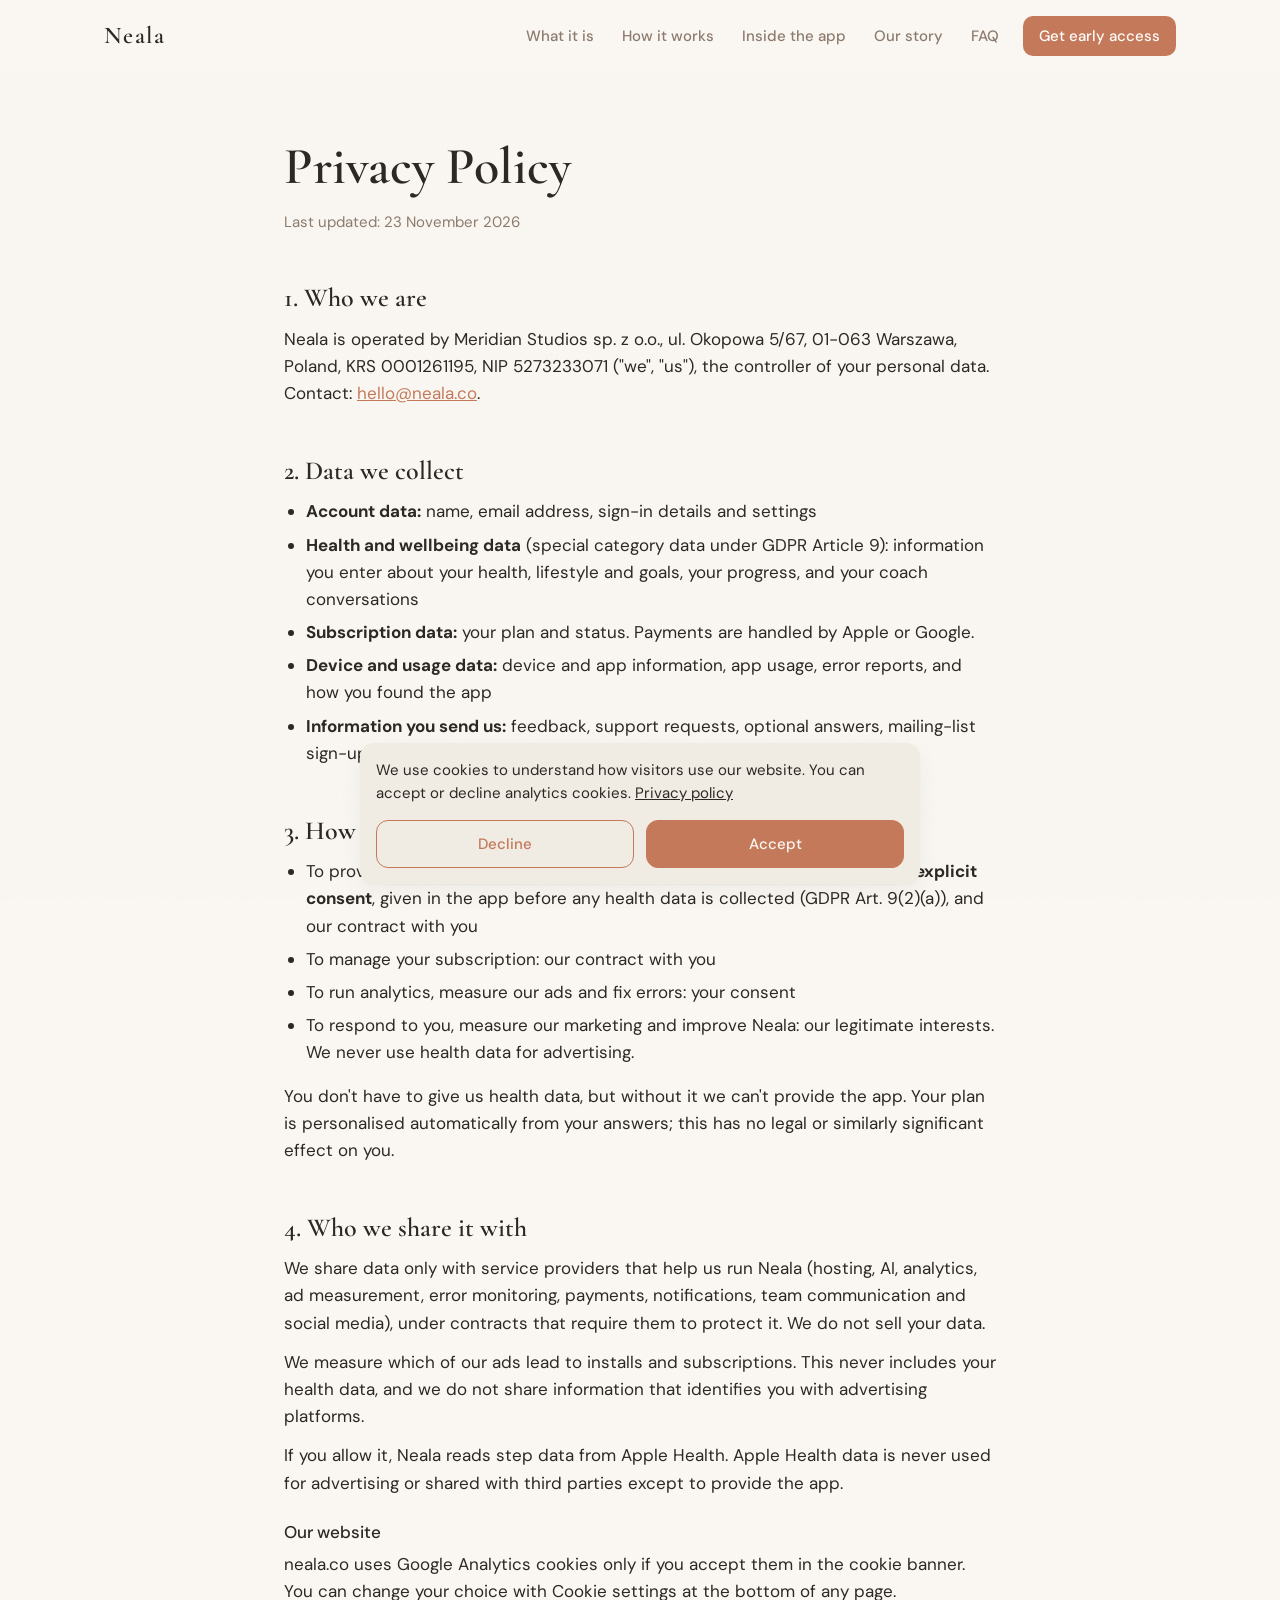
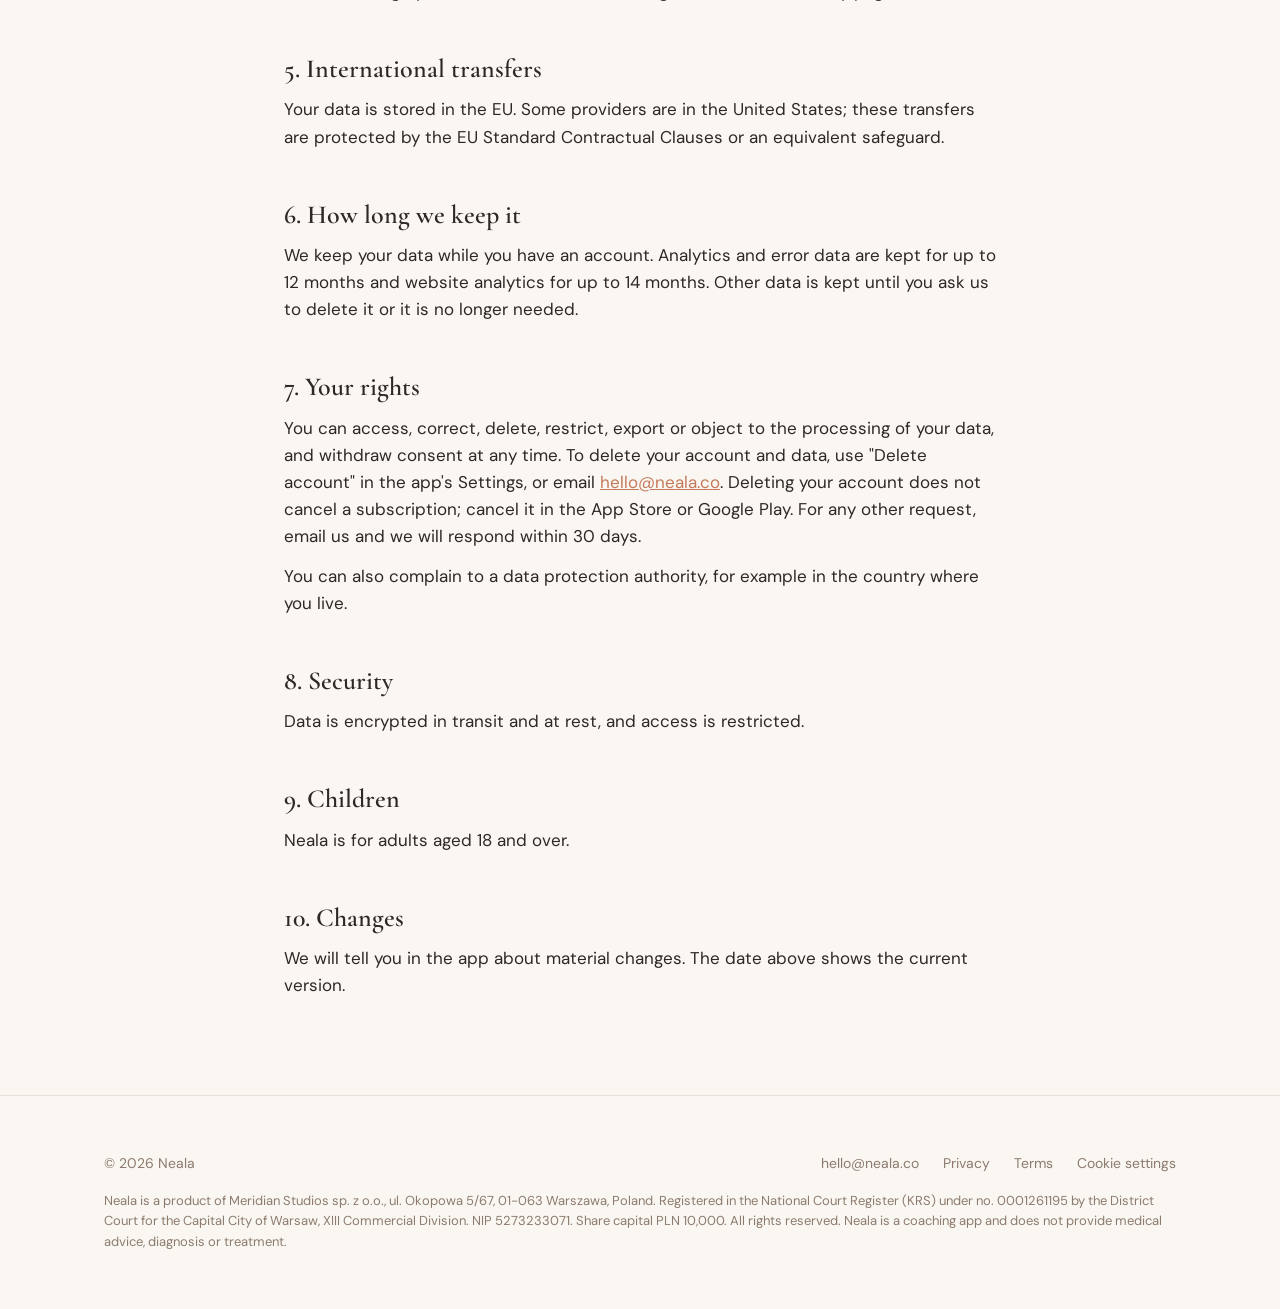
<file: privacy/index.html>
<!doctype html>
<html lang="en">
<head>
  <meta charset="utf-8">
  <meta name="viewport" content="width=device-width, initial-scale=1">
  <title>Privacy Policy - Neala</title>
  <meta name="description" content="How Neala collects, uses and protects your personal and health data.">
  <link rel="icon" href="../assets/favicon.png" type="image/png">
  <link rel="apple-touch-icon" href="../assets/apple-touch-icon.png">
  <meta name="theme-color" content="#FAF7F2">
  <link rel="preconnect" href="https://fonts.googleapis.com">
  <link rel="preconnect" href="https://fonts.gstatic.com" crossorigin>
  <link href="https://fonts.googleapis.com/css2?family=Cormorant+Garamond:ital,wght@0,500;0,600;1,500;1,600&family=DM+Sans:wght@400;500&display=swap" rel="stylesheet">
  <!-- Shares the site's stylesheet. Move with it when /test becomes the homepage. -->
  <link rel="stylesheet" href="../assets/styles.css">

</head>
<body>

<svg width="0" height="0" style="position:absolute" aria-hidden="true" focusable="false">
  <defs>
    <symbol id="i-apple" viewBox="0 0 24 24"><path d="M17.05 12.53a4.36 4.36 0 0 1 2.08-3.66 4.47 4.47 0 0 0-3.52-1.9c-1.48-.15-2.91.88-3.67.88s-1.93-.86-3.17-.84a4.69 4.69 0 0 0-3.95 2.4c-1.69 2.93-.43 7.27 1.21 9.65.8 1.16 1.76 2.47 3.01 2.42 1.21-.05 1.67-.78 3.13-.78s1.88.78 3.16.75c1.31-.02 2.13-1.18 2.93-2.35a10.4 10.4 0 0 0 1.33-2.72 4.23 4.23 0 0 1-2.54-3.85ZM14.7 5.4a4.28 4.28 0 0 0 .98-3.07 4.36 4.36 0 0 0-2.82 1.46 4.07 4.07 0 0 0-1 2.96 3.6 3.6 0 0 0 2.84-1.35Z"/></symbol>
    <symbol id="i-play" viewBox="0 0 24 24"><path fill="#00C3FF" d="M3.5 2 13 12 3.5 22Z"/><path fill="#00E676" d="M3.5 2 16.6 9.5 13 12Z"/><path fill="#FFC400" d="M16.6 9.5 21 12 16.6 14.5 13 12Z"/><path fill="#FF3D57" d="M3.5 22 13 12 16.6 14.5Z"/></symbol>
  </defs>
</svg>

<!-- Same header as index.html, with links pointing back to it. Keep the two in sync. -->
<header class="site-header" id="site-header">
  <div class="container">
    <a class="brand" href="/">Neala</a>
    <nav class="nav" aria-label="Sections">
      <a href="/#what">What it is</a>
      <a href="/#how">How it works</a>
      <a href="/#inside">Inside the app</a>
      <a href="/#story">Our story</a>
      <a href="/#faq">FAQ</a>
    </nav>
    <a class="btn btn--sm" href="/#top">Get early access</a>
  </div>
</header>

<main class="legal-doc">
  <div class="container">
    <h1>Privacy Policy</h1>
    <p class="updated">Last updated: 23 November 2026</p>

    <h2>1. Who we are</h2>
    <p>Neala is operated by Meridian Studios sp. z o.o., ul. Okopowa 5/67, 01-063 Warszawa, Poland, KRS 0001261195, NIP 5273233071 ("we", "us"), the controller of your personal data. Contact: <a href="mailto:hello@neala.co">hello@neala.co</a>.</p>

    <h2>2. Data we collect</h2>
    <ul>
      <li><strong>Account data:</strong> name, email address, sign-in details and settings</li>
      <li><strong>Health and wellbeing data</strong> (special category data under GDPR Article 9): information you enter about your health, lifestyle and goals, your progress, and your coach conversations</li>
      <li><strong>Subscription data:</strong> your plan and status. Payments are handled by Apple or Google.</li>
      <li><strong>Device and usage data:</strong> device and app information, app usage, error reports, and how you found the app</li>
      <li><strong>Information you send us:</strong> feedback, support requests, optional answers, mailing-list sign-ups and messages on social media</li>
    </ul>

    <h2>3. How we use it and why</h2>
    <ul>
      <li>To provide and personalise the app, including coaching and reminders: your <strong>explicit consent</strong>, given in the app before any health data is collected (GDPR Art. 9(2)(a)), and our contract with you</li>
      <li>To manage your subscription: our contract with you</li>
      <li>To run analytics, measure our ads and fix errors: your consent</li>
      <li>To respond to you, measure our marketing and improve Neala: our legitimate interests. We never use health data for advertising.</li>
    </ul>
    <p>You don't have to give us health data, but without it we can't provide the app. Your plan is personalised automatically from your answers; this has no legal or similarly significant effect on you.</p>

    <h2>4. Who we share it with</h2>
    <p>We share data only with service providers that help us run Neala (hosting, AI, analytics, ad measurement, error monitoring, payments, notifications, team communication and social media), under contracts that require them to protect it. We do not sell your data.</p>
    <p>We measure which of our ads lead to installs and subscriptions. This never includes your health data, and we do not share information that identifies you with advertising platforms.</p>
    <p>If you allow it, Neala reads step data from Apple Health. Apple Health data is never used for advertising or shared with third parties except to provide the app.</p>

    <h3 id="website">Our website</h3>
    <p>neala.co uses Google Analytics cookies only if you accept them in the cookie banner. You can change your choice with Cookie settings at the bottom of any page.</p>

    <h2>5. International transfers</h2>
    <p>Your data is stored in the EU. Some providers are in the United States; these transfers are protected by the EU Standard Contractual Clauses or an equivalent safeguard.</p>

    <h2>6. How long we keep it</h2>
    <p>We keep your data while you have an account. Analytics and error data are kept for up to 12 months and website analytics for up to 14 months. Other data is kept until you ask us to delete it or it is no longer needed.</p>

    <h2>7. Your rights</h2>
    <p>You can access, correct, delete, restrict, export or object to the processing of your data, and withdraw consent at any time. To delete your account and data, use "Delete account" in the app's Settings, or email <a href="mailto:hello@neala.co">hello@neala.co</a>. Deleting your account does not cancel a subscription; cancel it in the App Store or Google Play. For any other request, email us and we will respond within 30 days.</p>
    <p>You can also complain to a data protection authority, for example in the country where you live.</p>

    <h2>8. Security</h2>
    <p>Data is encrypted in transit and at rest, and access is restricted.</p>

    <h2>9. Children</h2>
    <p>Neala is for adults aged 18 and over.</p>

    <h2>10. Changes</h2>
    <p>We will tell you in the app about material changes. The date above shows the current version.</p>
  </div>
</main>

<footer class="site-footer">
  <div class="container">
    <span>© 2026 Neala</span>
    <nav aria-label="Legal">
      <a href="mailto:hello@neala.co">hello@neala.co</a>
      <a href="/privacy/">Privacy</a>
      <a href="/terms/">Terms</a>
      <a href="#" data-cookie-settings hidden>Cookie settings</a>
    </nav>
    <p class="legal">Neala is a product of Meridian Studios sp. z o.o., ul. Okopowa 5/67, 01-063 Warszawa, Poland. Registered in the National Court Register (KRS) under no. 0001261195 by the District Court for the Capital City of Warsaw, XIII Commercial Division. NIP 5273233071. Share capital PLN 10,000. All rights reserved. Neala is a coaching app and does not provide medical advice, diagnosis or treatment.</p>
  </div>
</footer>

<script src="/assets/consent.js"></script>
</body>
</html>
</file>
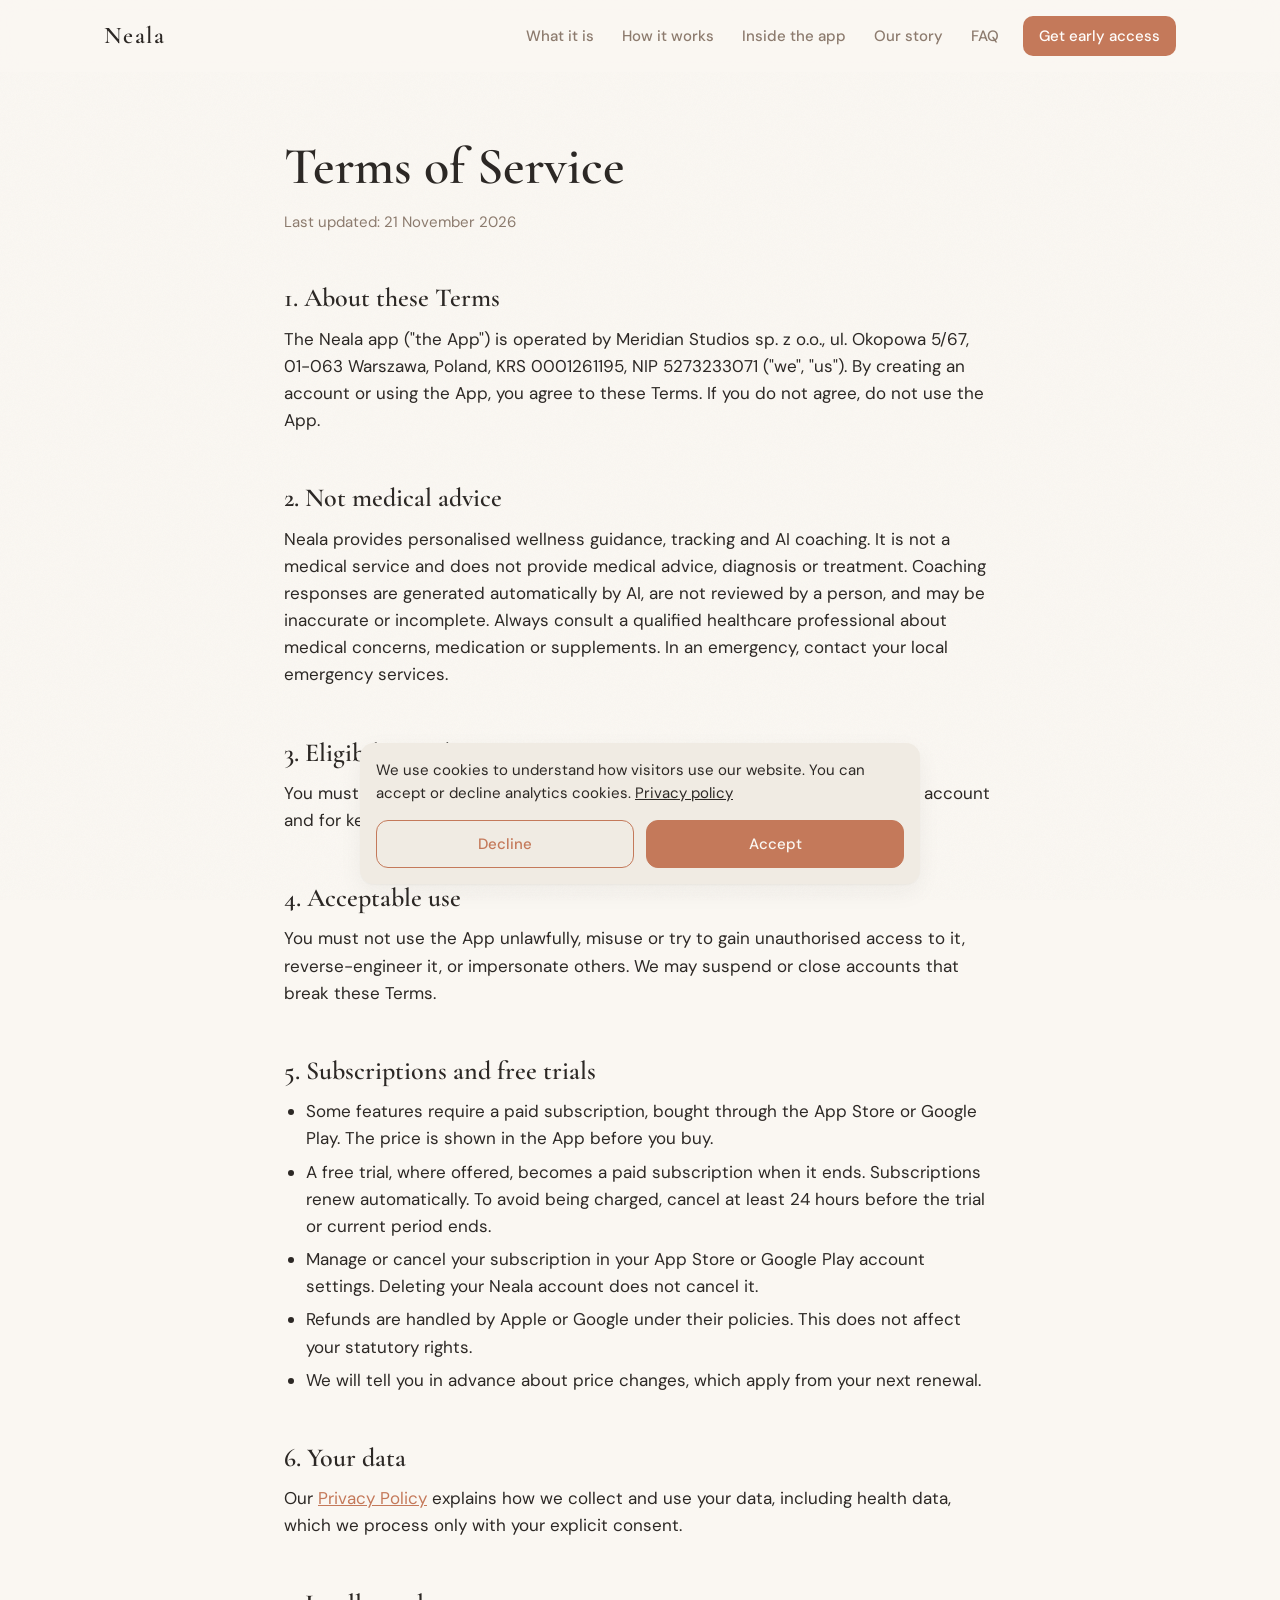
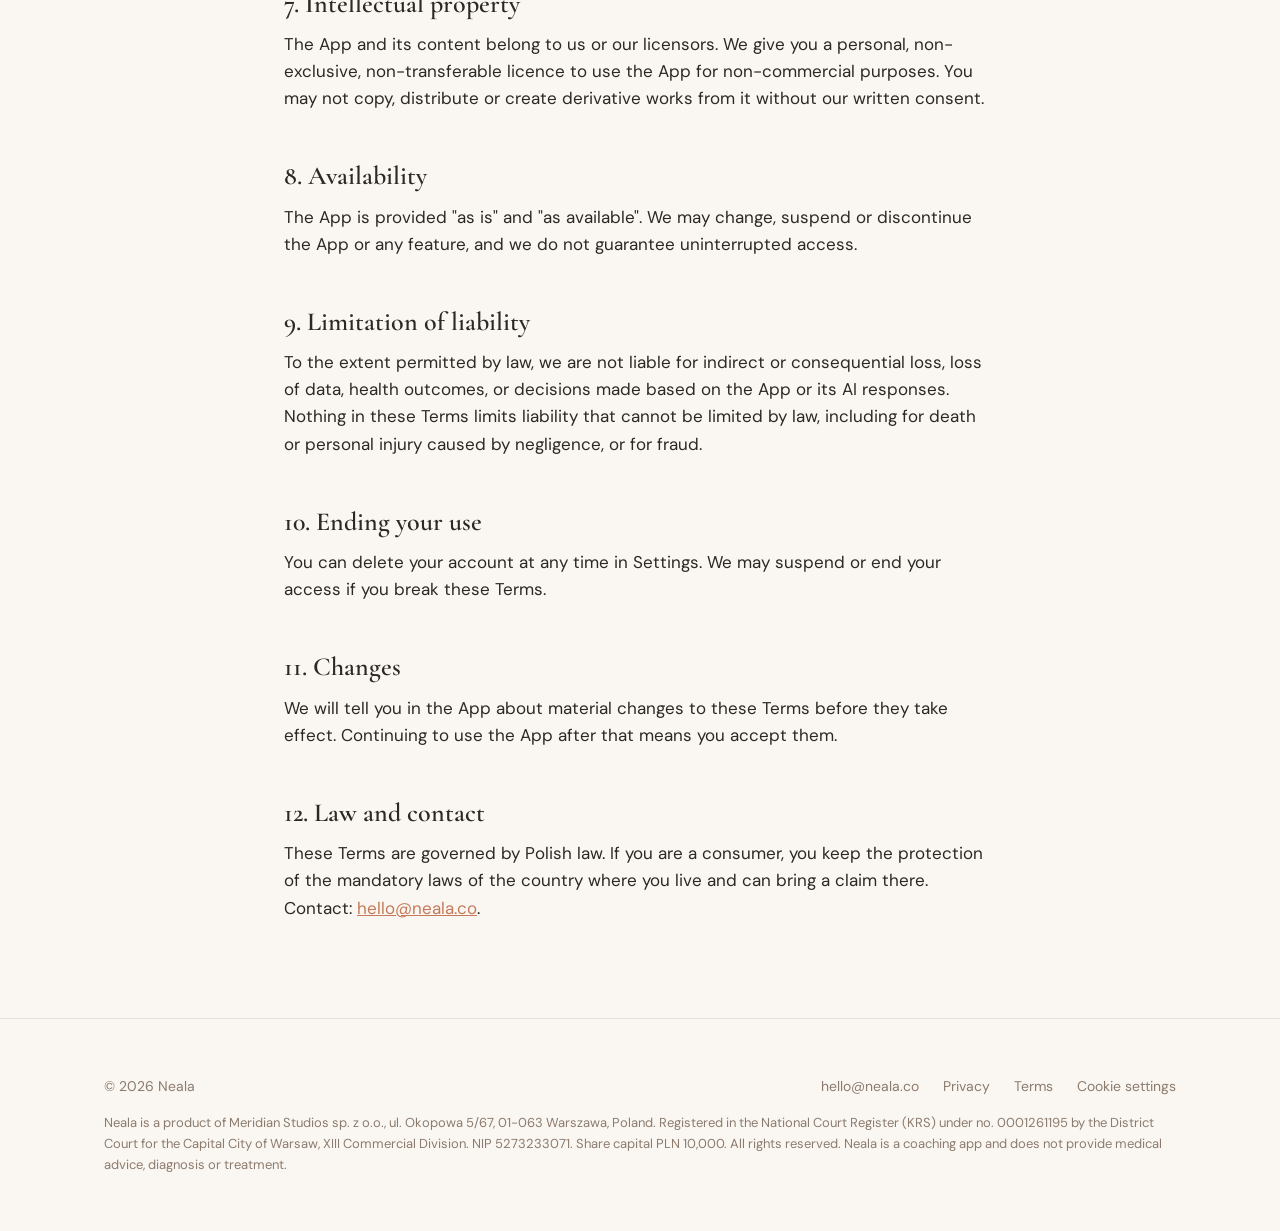
<file: terms/index.html>
<!doctype html>
<html lang="en">
<head>
  <meta charset="utf-8">
  <meta name="viewport" content="width=device-width, initial-scale=1">
  <title>Terms of Service - Neala</title>
  <meta name="description" content="The terms that apply when you use the Neala app.">
  <link rel="icon" href="../assets/favicon.png" type="image/png">
  <link rel="apple-touch-icon" href="../assets/apple-touch-icon.png">
  <meta name="theme-color" content="#FAF7F2">
  <link rel="preconnect" href="https://fonts.googleapis.com">
  <link rel="preconnect" href="https://fonts.gstatic.com" crossorigin>
  <link href="https://fonts.googleapis.com/css2?family=Cormorant+Garamond:ital,wght@0,500;0,600;1,500;1,600&family=DM+Sans:wght@400;500&display=swap" rel="stylesheet">
  <!-- Shares the site's stylesheet. Move with it when /test becomes the homepage. -->
  <link rel="stylesheet" href="../assets/styles.css">

</head>
<body>

<svg width="0" height="0" style="position:absolute" aria-hidden="true" focusable="false">
  <defs>
    <symbol id="i-apple" viewBox="0 0 24 24"><path d="M17.05 12.53a4.36 4.36 0 0 1 2.08-3.66 4.47 4.47 0 0 0-3.52-1.9c-1.48-.15-2.91.88-3.67.88s-1.93-.86-3.17-.84a4.69 4.69 0 0 0-3.95 2.4c-1.69 2.93-.43 7.27 1.21 9.65.8 1.16 1.76 2.47 3.01 2.42 1.21-.05 1.67-.78 3.13-.78s1.88.78 3.16.75c1.31-.02 2.13-1.18 2.93-2.35a10.4 10.4 0 0 0 1.33-2.72 4.23 4.23 0 0 1-2.54-3.85ZM14.7 5.4a4.28 4.28 0 0 0 .98-3.07 4.36 4.36 0 0 0-2.82 1.46 4.07 4.07 0 0 0-1 2.96 3.6 3.6 0 0 0 2.84-1.35Z"/></symbol>
    <symbol id="i-play" viewBox="0 0 24 24"><path fill="#00C3FF" d="M3.5 2 13 12 3.5 22Z"/><path fill="#00E676" d="M3.5 2 16.6 9.5 13 12Z"/><path fill="#FFC400" d="M16.6 9.5 21 12 16.6 14.5 13 12Z"/><path fill="#FF3D57" d="M3.5 22 13 12 16.6 14.5Z"/></symbol>
  </defs>
</svg>

<!-- Same header as index.html, with links pointing back to it. Keep the two in sync. -->
<header class="site-header" id="site-header">
  <div class="container">
    <a class="brand" href="/">Neala</a>
    <nav class="nav" aria-label="Sections">
      <a href="/#what">What it is</a>
      <a href="/#how">How it works</a>
      <a href="/#inside">Inside the app</a>
      <a href="/#story">Our story</a>
      <a href="/#faq">FAQ</a>
    </nav>
    <a class="btn btn--sm" href="/#top">Get early access</a>
  </div>
</header>

<main class="legal-doc">
  <div class="container">
    <h1>Terms of Service</h1>
    <p class="updated">Last updated: 21 November 2026</p>

    <h2>1. About these Terms</h2>
    <p>The Neala app ("the App") is operated by Meridian Studios sp. z o.o., ul. Okopowa 5/67, 01-063 Warszawa, Poland, KRS 0001261195, NIP 5273233071 ("we", "us"). By creating an account or using the App, you agree to these Terms. If you do not agree, do not use the App.</p>

    <h2>2. Not medical advice</h2>
    <p>Neala provides personalised wellness guidance, tracking and AI coaching. It is not a medical service and does not provide medical advice, diagnosis or treatment. Coaching responses are generated automatically by AI, are not reviewed by a person, and may be inaccurate or incomplete. Always consult a qualified healthcare professional about medical concerns, medication or supplements. In an emergency, contact your local emergency services.</p>

    <h2>3. Eligibility and your account</h2>
    <p>You must be 18 or older to use the App. You are responsible for activity on your account and for keeping your sign-in details secure.</p>

    <h2>4. Acceptable use</h2>
    <p>You must not use the App unlawfully, misuse or try to gain unauthorised access to it, reverse-engineer it, or impersonate others. We may suspend or close accounts that break these Terms.</p>

    <h2>5. Subscriptions and free trials</h2>
    <ul>
      <li>Some features require a paid subscription, bought through the App Store or Google Play. The price is shown in the App before you buy.</li>
      <li>A free trial, where offered, becomes a paid subscription when it ends. Subscriptions renew automatically. To avoid being charged, cancel at least 24 hours before the trial or current period ends.</li>
      <li>Manage or cancel your subscription in your App Store or Google Play account settings. Deleting your Neala account does not cancel it.</li>
      <li>Refunds are handled by Apple or Google under their policies. This does not affect your statutory rights.</li>
      <li>We will tell you in advance about price changes, which apply from your next renewal.</li>
    </ul>

    <h2>6. Your data</h2>
    <p>Our <a href="/privacy/">Privacy Policy</a> explains how we collect and use your data, including health data, which we process only with your explicit consent.</p>

    <h2>7. Intellectual property</h2>
    <p>The App and its content belong to us or our licensors. We give you a personal, non-exclusive, non-transferable licence to use the App for non-commercial purposes. You may not copy, distribute or create derivative works from it without our written consent.</p>

    <h2>8. Availability</h2>
    <p>The App is provided "as is" and "as available". We may change, suspend or discontinue the App or any feature, and we do not guarantee uninterrupted access.</p>

    <h2>9. Limitation of liability</h2>
    <p>To the extent permitted by law, we are not liable for indirect or consequential loss, loss of data, health outcomes, or decisions made based on the App or its AI responses. Nothing in these Terms limits liability that cannot be limited by law, including for death or personal injury caused by negligence, or for fraud.</p>

    <h2>10. Ending your use</h2>
    <p>You can delete your account at any time in Settings. We may suspend or end your access if you break these Terms.</p>

    <h2>11. Changes</h2>
    <p>We will tell you in the App about material changes to these Terms before they take effect. Continuing to use the App after that means you accept them.</p>

    <h2>12. Law and contact</h2>
    <p>These Terms are governed by Polish law. If you are a consumer, you keep the protection of the mandatory laws of the country where you live and can bring a claim there. Contact: <a href="mailto:hello@neala.co">hello@neala.co</a>.</p>
  </div>
</main>

<footer class="site-footer">
  <div class="container">
    <span>© 2026 Neala</span>
    <nav aria-label="Legal">
      <a href="mailto:hello@neala.co">hello@neala.co</a>
      <a href="/privacy/">Privacy</a>
      <a href="/terms/">Terms</a>
      <a href="#" data-cookie-settings hidden>Cookie settings</a>
    </nav>
    <p class="legal">Neala is a product of Meridian Studios sp. z o.o., ul. Okopowa 5/67, 01-063 Warszawa, Poland. Registered in the National Court Register (KRS) under no. 0001261195 by the District Court for the Capital City of Warsaw, XIII Commercial Division. NIP 5273233071. Share capital PLN 10,000. All rights reserved. Neala is a coaching app and does not provide medical advice, diagnosis or treatment.</p>
  </div>
</footer>

<script src="/assets/consent.js"></script>
</body>
</html>
</file>
<file: assets/styles.css>
/* Neala — design system mirrors the app (src/theme/colors.ts, CLAUDE.md Design System).
   Japandi minimalism: no pure white, no pure black, every colour warm. 8px spacing grid. */

:root {
  /* Palette — identical to the app's tokens so site and product feel like one thing. */
  --bg: #FAF7F2;          /* Warm Parchment */
  --surface: #F0EBE3;     /* Soft Warm Grey */
  --primary: #C4795A;     /* Muted Terracotta */
  --primary-press: #A8644A;
  --mauve: #A67F8E;       /* Dusty Mauve */
  --sage: #8A9E85;        /* Sage Green */
  --water: #8BA8B9;
  --ink: #2C2825;         /* Warm Charcoal */
  --muted: #8C7B6E;       /* Muted Taupe */
  --line: #E8E0D8;
  --error: #C0504A;

  --serif: "Cormorant Garamond", Georgia, "Times New Roman", serif;
  --sans: "DM Sans", -apple-system, BlinkMacSystemFont, "Segoe UI", system-ui, sans-serif;

  --container: 1120px;
  --header-h: 72px;
  /* Body sits at 17px — deliberately large, the audience is 45-65. */
  --step-0: 17px;
  --radius: 14px;
  --shadow: 0 1px 2px rgba(44, 40, 37, .04), 0 8px 24px rgba(44, 40, 37, .05);
}

*, *::before, *::after { box-sizing: border-box; }

html { scroll-behavior: smooth; scroll-padding-top: calc(var(--header-h) + 16px); }
@media (prefers-reduced-motion: reduce) { html { scroll-behavior: auto; } }

body {
  margin: 0;
  background: var(--bg);
  color: var(--ink);
  font: 400 var(--step-0)/1.6 var(--sans);
  -webkit-font-smoothing: antialiased;
  overflow-x: hidden;
}

/* A barely-there paper grain over the whole page — the warmth that keeps
   large flat parchment areas from reading as flat grey. */
body::before {
  content: "";
  position: fixed;
  inset: 0;
  z-index: 0;
  pointer-events: none;
  opacity: .5;
  background-image: url("data:image/svg+xml,%3Csvg xmlns='http://www.w3.org/2000/svg' width='240' height='240'%3E%3Cfilter id='n'%3E%3CfeTurbulence type='fractalNoise' baseFrequency='0.85' numOctaves='2' stitchTiles='stitch'/%3E%3C/filter%3E%3Crect width='240' height='240' filter='url(%23n)' opacity='0.06'/%3E%3C/svg%3E");
}

main, header, footer { position: relative; z-index: 1; }

img { max-width: 100%; display: block; }

h1, h2, h3 { font-family: var(--serif); font-weight: 600; line-height: 1.2; margin: 0; }
p { margin: 0; }

a { color: inherit; }

:focus-visible { outline: 2px solid var(--primary); outline-offset: 3px; border-radius: 4px; }

.sr-only {
  position: absolute; width: 1px; height: 1px; padding: 0; margin: -1px;
  overflow: hidden; clip: rect(0 0 0 0); white-space: nowrap; border: 0;
}

.skip-link {
  position: absolute; left: 16px; top: -100px; z-index: 100;
  background: var(--primary); color: #fff; padding: 12px 20px; border-radius: 10px;
  font: 500 15px var(--sans); text-decoration: none; transition: top .2s;
}
.skip-link:focus { top: 16px; }

/* ---------- Layout primitives ---------- */

.container { width: 100%; max-width: var(--container); margin: 0 auto; padding: 0 24px; }

section { padding: 96px 0; }
@media (max-width: 720px) { section { padding: 64px 0; } }

.section-head { max-width: 660px; margin: 0 auto 56px; text-align: center; }
.section-head.left { margin-left: 0; text-align: left; }

.eyebrow {
  font: 500 13px/1.4 var(--sans);
  letter-spacing: .12em;
  text-transform: uppercase;
  color: var(--mauve);
  margin-bottom: 16px;
}

h2 { font-size: clamp(30px, 4.2vw, 44px); }
h3 { font-size: 22px; font-weight: 600; }

.lead { color: var(--muted); font-size: 18px; margin-top: 16px; }

.prose { max-width: 62ch; }

/* ---------- Icons ---------- */

.icon { width: 28px; height: 28px; stroke: var(--primary); stroke-width: 1.5; fill: none;
        stroke-linecap: round; stroke-linejoin: round; }
.icon--sage { stroke: var(--sage); }
.icon--mauve { stroke: var(--mauve); }

/* ---------- Buttons ---------- */

.btn {
  display: inline-flex; align-items: center; justify-content: center; gap: 10px;
  height: 56px; padding: 0 24px; border: 0; border-radius: 14px;
  background: var(--primary); color: #FFFDFB;
  font: 500 16px var(--sans); text-decoration: none; cursor: pointer;
  transition: background .2s ease, transform .2s ease;
}
.btn:hover { background: var(--primary-press); }
.btn:active { transform: translateY(1px); }
.btn svg { width: 20px; height: 20px; fill: currentColor; stroke: none; }
.btn--sm { height: 40px; padding: 0 16px; border-radius: 10px; font-size: 15px; white-space: nowrap; }

/* Store buttons follow the official badge look: black, thin grey rim,
   small line over the store name. */
.store-badge {
  display: inline-flex; align-items: center; gap: 10px;
  height: 56px; padding: 0 20px 0 16px;
  background: #000; color: #fff;
  border: 1px solid #A6A6A6; border-radius: 10px;
  font: 500 23px/1 -apple-system, BlinkMacSystemFont, "Helvetica Neue", Arial, sans-serif;
  letter-spacing: -.01em; text-decoration: none;
  transition: background .2s ease, transform .2s ease;
}
.store-badge:hover { background: #1F1F1F; }
.store-badge:active { transform: translateY(1px); }
.store-badge svg { width: 30px; height: 30px; flex: 0 0 auto; fill: currentColor; }
.store-badge span { display: grid; gap: 2px; }
.store-badge small { font-size: 12px; font-weight: 400; letter-spacing: 0; }

.cta-row { display: flex; flex-wrap: wrap; gap: 12px; }
@media (max-width: 520px) {
  /* Smaller on phones so both fit side by side; they wrap only below ~330px. */
  .cta-row { gap: 8px; }
  .store-badge { height: 46px; padding: 0 12px 0 10px; gap: 8px; font-size: 17px; border-radius: 8px; }
  .store-badge svg { width: 22px; height: 22px; }
  .store-badge small { font-size: 10px; }
}

/* ---------- Header ---------- */

.site-header {
  position: sticky; top: 0; z-index: 50;
  height: var(--header-h);
  background: rgba(250, 247, 242, .82);
  backdrop-filter: blur(12px);
  -webkit-backdrop-filter: blur(12px);
  border-bottom: 1px solid transparent;
  transition: border-color .3s ease;
}
.site-header.is-stuck { border-bottom-color: var(--line); }

.site-header .container { display: flex; align-items: center; gap: 24px; height: 100%; }

.brand {
  font: 600 24px var(--serif); letter-spacing: .06em;
  text-decoration: none; color: var(--ink); margin-right: auto;
}

.nav { display: flex; gap: 28px; }
.nav a {
  font: 500 15px var(--sans); color: var(--muted); text-decoration: none;
  transition: color .2s ease;
}
.nav a:hover, .nav a.is-active { color: var(--ink); }

@media (max-width: 900px) { .nav { display: none; } }

/* ---------- Hero ---------- */

.hero { padding: clamp(40px, 7vw, 88px) 0 clamp(56px, 8vw, 96px); }

/* minmax(0, …): the video's intrinsic 1920px width must not size the track. */
.hero-grid { display: grid; grid-template-columns: minmax(0, 1fr); gap: 40px; align-items: center; }

/* On desktop the whole hero — copy, buttons and video — fits the first screen:
   the section fills the viewport under the header. The video is 16:9, so it
   takes the wider column to keep its on-screen text legible. */
@media (min-width: 881px) {
  .hero {
    min-height: calc(100svh - var(--header-h));
    display: flex; align-items: center;
    padding: 24px 0 32px;
  }
  .hero-grid {
    grid-template-columns: minmax(0, 5fr) minmax(0, 6fr);
    gap: clamp(32px, 4vw, 56px);
  }
}

.hero h1 {
  font-size: clamp(36px, min(4.8vw, 7.4svh), 56px);
  text-wrap: balance;
  letter-spacing: -.01em;
  margin-bottom: 24px;
}
/* A thin dark edge so it reads as a video, not another illustration. */
.hero-media {
  position: relative;
  padding: 1px; border-radius: 20px;
  background: var(--ink);
  box-shadow: 0 12px 32px rgba(44, 40, 37, .12);
}
.hero-media video {
  display: block; width: 100%; height: auto; aspect-ratio: 16 / 9;
  border-radius: 19px; background: var(--ink);
}
.video-play {
  position: absolute; left: 50%; top: 50%; transform: translate(-50%, -50%);
  width: 80px; height: 80px; border: 0; border-radius: 50%;
  display: grid; place-items: center; cursor: pointer;
  background: var(--primary); color: var(--bg);
  box-shadow: 0 8px 24px rgba(44, 40, 37, .25);
  transition: transform .2s ease, background .2s ease;
}
.video-play:hover { background: var(--primary-press); transform: translate(-50%, -50%) scale(1.06); }
.video-play:focus-visible { outline: 3px solid var(--bg); outline-offset: 3px; }
.video-play svg { width: 32px; height: 32px; fill: currentColor; margin-left: 4px; }
.video-play[hidden] { display: none; }
@media (max-width: 720px) {
  .video-play { width: 64px; height: 64px; }
  .video-play svg { width: 26px; height: 26px; }
}

.hero p.lead { font-size: 19px; max-width: 36ch; margin-bottom: 28px; }

/* Phones and tablets: headline and lead, then the video, then the buttons and
   badges. The copy wrapper dissolves so its children can be reordered around
   the video; spacing comes from margins, not the grid gap. */
@media (max-width: 880px) {
  .hero-grid { gap: 0; }
  .hero-copy { display: contents; }
  .hero p.lead { max-width: none; font-size: 17px; }
  .hero-media { order: 1; margin-bottom: 28px; }
  .hero .signup, .hero .badges { order: 2; }
  .hero .signup { margin-inline: auto; text-align: center; }
}

/* ---------- Photo placeholders ----------
   Deliberately visible: the layout is final, the asset gap should be obvious
   in review. Remove .ph and drop in an <img> at the same aspect ratio. */

.ph {
  position: relative;
  background: var(--surface);
  border: 1.5px dashed var(--line);
  border-radius: 20px;
  display: grid; place-items: center;
  padding: 24px;
  text-align: center;
}
.ph::after {
  content: attr(data-label);
  font: 500 13px/1.5 var(--sans);
  letter-spacing: .06em; text-transform: uppercase;
  color: var(--muted);
  max-width: 28ch;
}
.ph--portrait { aspect-ratio: 4 / 5; }
.ph--square { aspect-ratio: 1 / 1; }
.ph--wide { aspect-ratio: 3 / 2; }

/* ---------- Cards ---------- */

.grid { display: grid; gap: 20px; }
.grid--2 { grid-template-columns: repeat(2, 1fr); }
.grid--3 { grid-template-columns: repeat(3, 1fr); }
.grid--4 { grid-template-columns: repeat(4, 1fr); }
@media (max-width: 900px) { .grid--4 { grid-template-columns: repeat(2, 1fr); } }
@media (max-width: 760px) {
  .grid--2, .grid--3 { grid-template-columns: 1fr; }
}
@media (max-width: 520px) { .grid--4 { grid-template-columns: 1fr; } }

.card {
  background: var(--surface);
  border-radius: var(--radius);
  padding: 32px 28px;
}
.card .icon { margin-bottom: 20px; }
.card h3 { margin-bottom: 10px; }
.card p { color: var(--muted); font-size: 16px; }

.card--plain { background: transparent; padding: 0; }

/* Quick look: more air between heading and items, less dead space below. */
#quick-look { padding-bottom: 56px; }
#quick-look .section-head { margin-bottom: 80px; }
@media (max-width: 720px) {
  #quick-look { padding-bottom: 40px; }
  #quick-look .section-head { margin-bottom: 48px; }
}

/* Pain-point cards sit on a mauve tint, per the design notes. */
.pains { background: rgba(166, 127, 142, .09); }
.pains .card { background: var(--bg); box-shadow: var(--shadow); }

/* ---------- Quote bands ---------- */

.band { background: var(--sage); color: #FFFDFB; }
.band--terracotta { background: var(--primary); }

.band blockquote {
  margin: 0 auto; max-width: 760px; text-align: center;
  font: italic 500 clamp(24px, 3.4vw, 36px)/1.35 var(--serif);
}
.band cite {
  display: block; margin-top: 24px;
  font: 500 14px var(--sans); font-style: normal;
  letter-spacing: .08em; text-transform: uppercase; opacity: .85;
}

/* ---------- Two-column feature ---------- */

.split {
  display: grid; gap: clamp(32px, 6vw, 72px);
  grid-template-columns: 1fr 1fr; align-items: center;
}
.split--top { align-items: start; }
@media (max-width: 860px) { .split { grid-template-columns: 1fr; } }

.adjust-graphic { width: 100%; height: auto; overflow: visible; }
.adjust-graphic .jagged { stroke: var(--muted); }
.adjust-graphic .smooth { stroke: var(--primary); }
.adjust-graphic path {
  fill: none; stroke-width: 2; stroke-linecap: round; stroke-linejoin: round;
}
.adjust-graphic .axis { stroke: var(--muted); stroke-width: 1.25; opacity: .55; }
.adjust-graphic text {
  font: 500 11px var(--sans); letter-spacing: .1em;
  text-transform: uppercase; fill: var(--muted);
}

/* ---------- Steps timeline ---------- */

.steps { list-style: none; margin: 0; padding: 0; display: grid; gap: 0; }

.step {
  position: relative;
  display: grid; grid-template-columns: 56px 1fr; gap: 24px;
  padding-bottom: 40px;
}
.step:last-child { padding-bottom: 0; }

/* The connecting line runs behind the numbered discs. */
.step::before {
  content: ""; position: absolute; left: 27px; top: 56px; bottom: 0;
  width: 1.5px; background: var(--line);
}
.step:last-child::before { display: none; }

.step-num {
  position: relative; z-index: 1;
  width: 56px; height: 56px; border-radius: 50%;
  background: var(--bg); box-shadow: inset 0 0 0 1.5px var(--line);
  display: grid; place-items: center;
  font: 500 20px var(--serif); color: var(--primary);
}
.step h3 { margin-bottom: 8px; }
.step p { color: var(--muted); font-size: 16px; max-width: 54ch; }

/* ---------- Won't-do list ---------- */

.wont { list-style: none; margin: 32px 0 0; padding: 0; display: grid; gap: 24px; max-width: 70ch; }
.wont li { display: grid; grid-template-columns: 24px 1fr; gap: 16px; align-items: start; }
.wont .icon { width: 22px; height: 22px; margin: 4px 0 0; stroke: var(--mauve); }
.wont strong { font-weight: 500; }
.wont span { color: var(--muted); }

/* ---------- Founder ---------- */

.founder-quote {
  font: italic 500 clamp(22px, 3vw, 30px)/1.4 var(--serif);
  margin-bottom: 24px;
}
.founder-photo { width: 100%; height: auto; aspect-ratio: 1 / 1; object-fit: cover; border-radius: 20px; }
.founder-name { font: 500 15px var(--sans); }
.founder-role { color: var(--muted); font-size: 15px; }

.community-note {
  display: flex; align-items: center; gap: 20px;
  margin-top: 56px; padding: 28px 32px;
  background: var(--surface); border-left: 3px solid var(--sage); border-radius: var(--radius);
}
.community-note p { font: 500 clamp(19px, 2.2vw, 24px)/1.4 var(--serif); color: var(--ink); max-width: 60ch; }
.community-note .icon { flex: 0 0 auto; width: 32px; height: 32px; }
@media (max-width: 520px) { .community-note { flex-direction: column; align-items: flex-start; padding: 24px; } }

/* ---------- FAQ ---------- */

.faq { max-width: 800px; margin: 0 auto; }

.faq details {
  border-bottom: 1px solid var(--line);
}
.faq summary {
  display: flex; align-items: center; justify-content: space-between; gap: 24px;
  padding: 24px 0; cursor: pointer; list-style: none;
  font: 500 18px var(--sans);
}
.faq summary::-webkit-details-marker { display: none; }
.faq summary .chev {
  flex: 0 0 auto; width: 20px; height: 20px;
  stroke: var(--muted); stroke-width: 1.5; fill: none;
  stroke-linecap: round; stroke-linejoin: round;
  transition: transform .25s ease;
}
.faq details[open] summary .chev { transform: rotate(180deg); }
.faq .answer { padding: 0 0 24px; color: var(--muted); max-width: 66ch; }
.faq .answer p + p { margin-top: 12px; }

/* ---------- Closing CTA ---------- */

.closing { background: var(--primary); color: #FFFDFB; text-align: center; }
.closing h2 { margin-bottom: 20px; }
.closing p { color: rgba(255, 253, 251, .82); max-width: 52ch; margin: 0 auto 32px; font-size: 18px; }
.closing .signup { margin-inline: auto; }

/* ---------- Waitlist sign-up ----------
   One-step email form (input + send) used in the hero, the quote band and the
   closing section. On the coloured bands the button flips to parchment so it
   doesn't disappear into the background. */

.signup { width: 100%; max-width: 520px; }
.signup-form { display: flex; flex-direction: column; gap: 12px; }
@media (min-width: 520px) {
  .signup-form { flex-direction: row; }
  .signup-form input { flex: 1; min-width: 0; }
}

.signup-form input {
  height: 56px; padding: 0 18px;
  border: 1.5px solid var(--line); border-radius: 14px;
  background: var(--bg); color: var(--ink);
  font: 400 17px var(--sans); width: 100%;
}
.signup-form input::placeholder { color: var(--muted); }
.signup-form input:focus { outline: none; border-color: var(--primary); }

.signup-form button { flex: 0 0 auto; }
.signup-form button:disabled { opacity: .5; cursor: default; }

.msg { font-size: 15px; min-height: 24px; margin-top: 12px; color: var(--muted); }

/* "Launching soon" pill above each signup form: reads as a status, not as
   more body text. Sits outside .msg, so a submit's message never removes it. */
.soon-above { margin: 0 0 12px; line-height: 1; }
.band-cta .soon-above { text-align: center; }
.soon {
  display: inline-flex; align-items: center; gap: 7px;
  padding: 3px 11px 3px 9px;
  border-radius: 999px;
  background: rgba(196, 121, 90, .12);
  color: var(--primary-press);
  font-size: 13px; font-weight: 600; letter-spacing: .02em;
  vertical-align: 1px;
}
.soon-dot {
  width: 7px; height: 7px; border-radius: 50%;
  background: var(--primary);
  box-shadow: 0 0 0 3px rgba(196, 121, 90, .18);
}
.band .soon, .closing .signup .soon { background: rgba(255, 253, 251, .18); color: #FFFDFB; }
.band .soon-dot, .closing .signup .soon-dot { background: #FFFDFB; box-shadow: 0 0 0 3px rgba(255, 253, 251, .25); }
@media (prefers-reduced-motion: no-preference) {
  .soon-dot { animation: soon-pulse 2.4s ease-in-out infinite; }
}
@keyframes soon-pulse { 0%, 100% { opacity: 1; } 50% { opacity: .45; } }

.band .signup-form input, .closing .signup-form input { border-color: transparent; }
.band .signup-form input:focus, .closing .signup-form input:focus { border-color: var(--ink); }
.closing .signup-form .btn { background: var(--bg); color: var(--primary); }
.closing .signup-form .btn:hover { background: var(--surface); }
.band .msg, .closing .signup .msg { color: rgba(255, 253, 251, .86); }
.closing .signup .msg { margin: 12px 0 0; max-width: none; font-size: 15px; }

/* ---------- Footer ---------- */

.site-footer { padding: 56px 0; border-top: 1px solid var(--line); font-size: 14px; color: var(--muted); }
.site-footer .container { display: flex; flex-wrap: wrap; gap: 16px 32px; align-items: center; }
.site-footer nav { display: flex; gap: 24px; margin-left: auto; }
.site-footer a { text-decoration: none; }
.site-footer a:hover { color: var(--ink); }
.site-footer .legal { width: 100%; font-size: 13px; }
@media (max-width: 620px) {
  .site-footer { padding: 40px 0; }
  .site-footer .container { flex-direction: column; align-items: flex-start; gap: 12px; }
  .site-footer nav { margin-left: 0; flex-wrap: wrap; gap: 8px 20px; }
  .site-footer .legal { margin-top: 8px; }
}

/* ---------- Scroll reveal ----------
   Dominika specifically called out the gradual reveal on the wedding site.
   Opacity + a short rise, staggered by --i within a group. */

.reveal {
  opacity: 0;
  transform: translateY(20px);
  transition: opacity .7s cubic-bezier(.22, .61, .36, 1), transform .7s cubic-bezier(.22, .61, .36, 1);
  transition-delay: calc(var(--i, 0) * 90ms);
}
.reveal.is-in { opacity: 1; transform: none; }

@media (prefers-reduced-motion: reduce) {
  .reveal { opacity: 1; transform: none; transition: none; }
  .btn, .faq summary .chev { transition: none; }
}

/* ---------- Hero trust badges ---------- */

.badges { list-style: none; margin: 32px 0 0; padding: 0; display: grid; gap: 14px; }
.badges li { display: flex; align-items: center; gap: 12px; font-size: 15px; color: var(--muted); }
.badges .icon { width: 20px; height: 20px; flex: 0 0 auto; stroke: var(--sage); }

/* ---------- Closing line under the pain-point cards ---------- */

.pains-note {
  max-width: 62ch; margin: 48px auto 0; text-align: center;
  font: 500 19px/1.55 var(--sans); color: var(--ink);
}

/* ---------- CTA inside a coloured band ---------- */

.band-cta { margin: 40px auto 0; text-align: center; }

/* ---------- Testimonial cards ---------- */

.quote-card { display: flex; flex-direction: column; margin: 0; }
.quote-card blockquote {
  margin: 0 0 24px; flex: 1;
  font: italic 400 17px/1.6 var(--sans); color: var(--ink);
}
.quote-card figcaption { display: grid; gap: 2px; }
.q-name { font: 500 16px var(--sans); }
.q-role { font-size: 15px; color: var(--muted); }

/* ---------- Story ---------- */

.story-intro { max-width: 62ch; margin: 0 0 56px; }


/* ---------- Legal pages (/privacy, /terms) ---------- */

.legal-doc { padding: 64px 0 96px; }
.legal-doc .container { max-width: 760px; }
.legal-doc h1 { font-size: clamp(36px, 5vw, 52px); margin-bottom: 12px; }
.legal-doc .updated { color: var(--muted); font-size: 15px; margin-bottom: 40px; }
.legal-doc h2 { font-size: 26px; margin: 48px 0 12px; }
.legal-doc h3 { font: 500 17px var(--sans); margin: 24px 0 8px; }
.legal-doc p, .legal-doc li { color: var(--ink); }
.legal-doc p + p { margin-top: 12px; }
.legal-doc ul { padding-left: 22px; margin: 8px 0 0; display: grid; gap: 6px; }
.legal-doc ul + p { margin-top: 16px; }
.legal-doc a { color: var(--primary); }
.legal-doc table { width: 100%; border-collapse: collapse; margin-top: 12px; font-size: 15px; }
.legal-doc th, .legal-doc td { text-align: left; vertical-align: top; padding: 12px 12px 12px 0; border-bottom: 1px solid var(--line); }
.legal-doc th { font-weight: 500; color: var(--muted); }
.legal-doc .table-wrap { overflow-x: auto; }

/* Cookie banner (assets/consent.js). Accept and decline are the same size:
   refusing has to be as easy as agreeing. */
.cookie-banner {
  position: fixed; left: 16px; right: 16px; bottom: 16px; z-index: 50;
  max-width: 560px; margin: 0 auto; padding: 16px;
  background: var(--surface); color: var(--ink); border-radius: var(--radius); box-shadow: var(--shadow);
  font-size: 15px; line-height: 1.5;
}
.cookie-banner p { margin: 0 0 16px; }
.cookie-actions { display: flex; gap: 12px; }
.cookie-btn {
  flex: 1 1 0; height: 48px; border-radius: 12px; font: 500 15px var(--sans); cursor: pointer;
  border: 1.5px solid var(--primary);
}
.cookie-accept { background: var(--primary); color: var(--bg); }
.cookie-accept:hover { background: var(--primary-press); border-color: var(--primary-press); }
.cookie-decline { background: transparent; color: var(--primary); }
</file>
